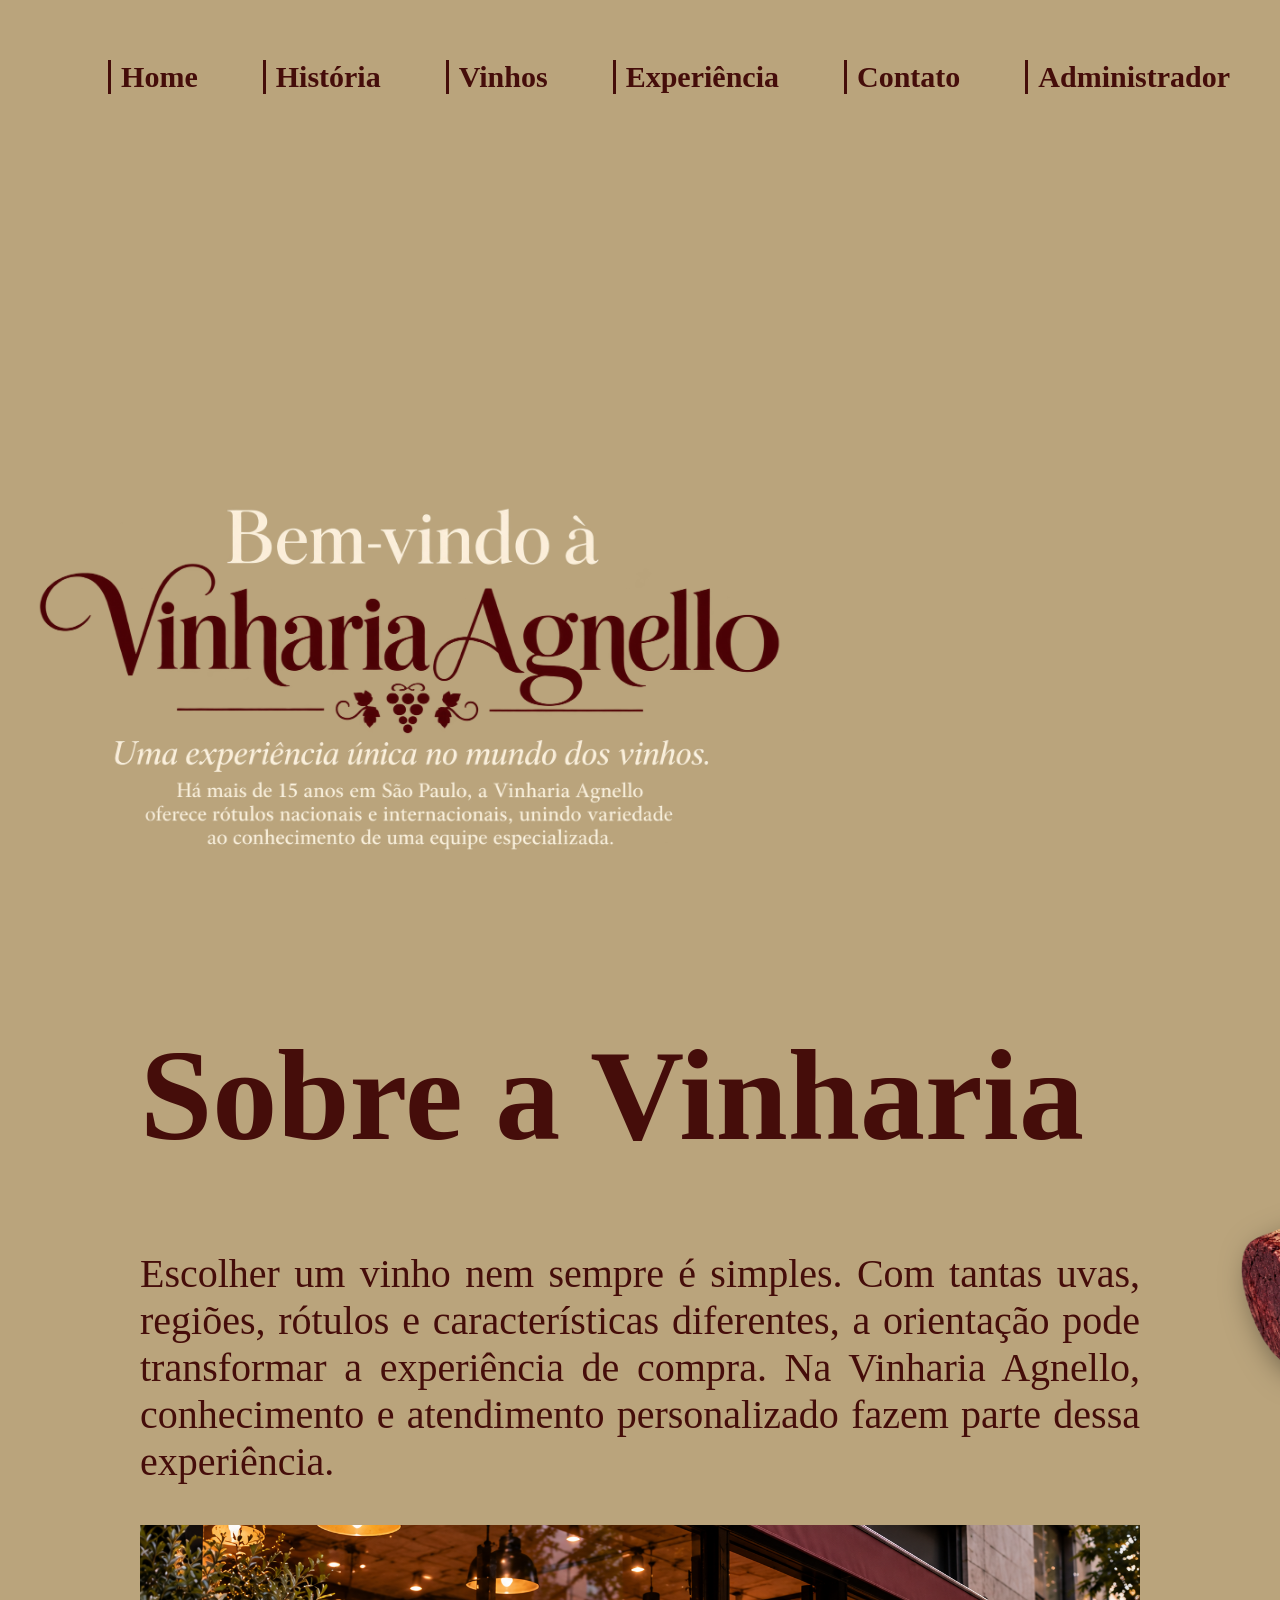
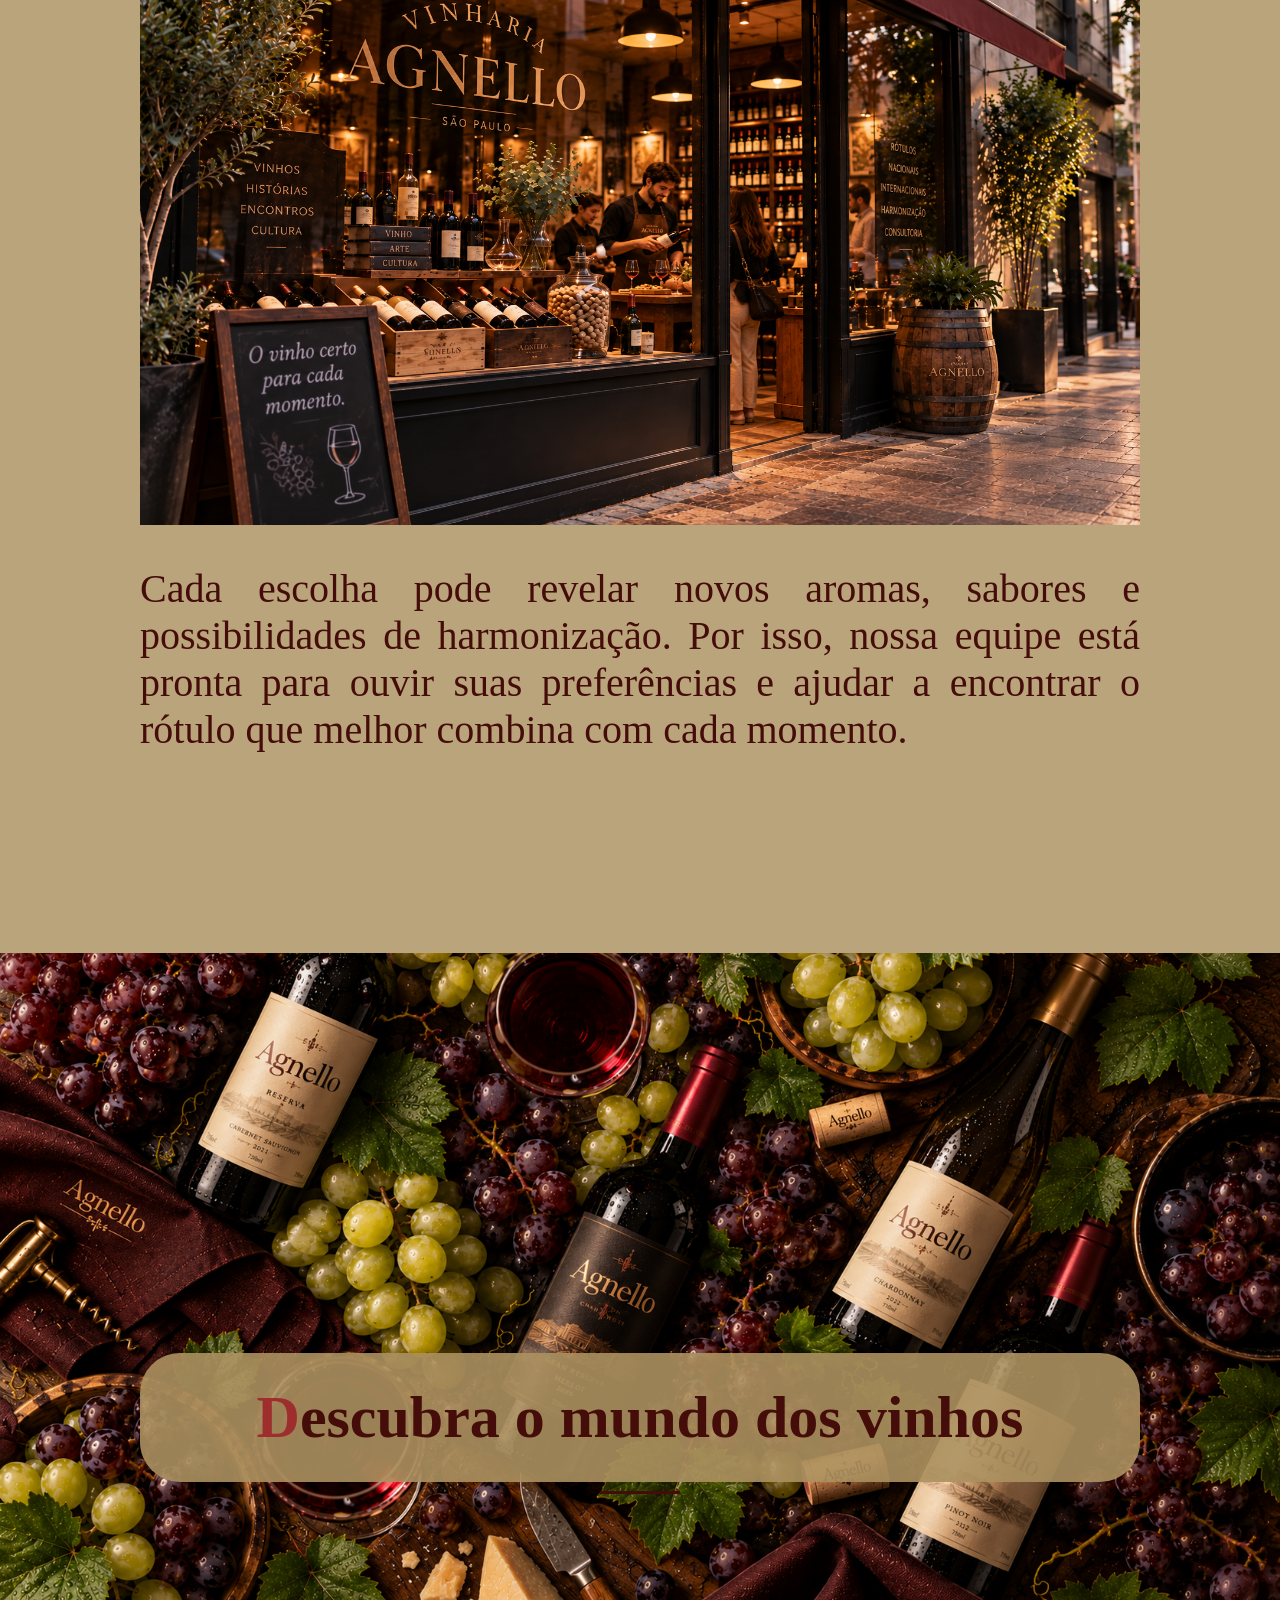
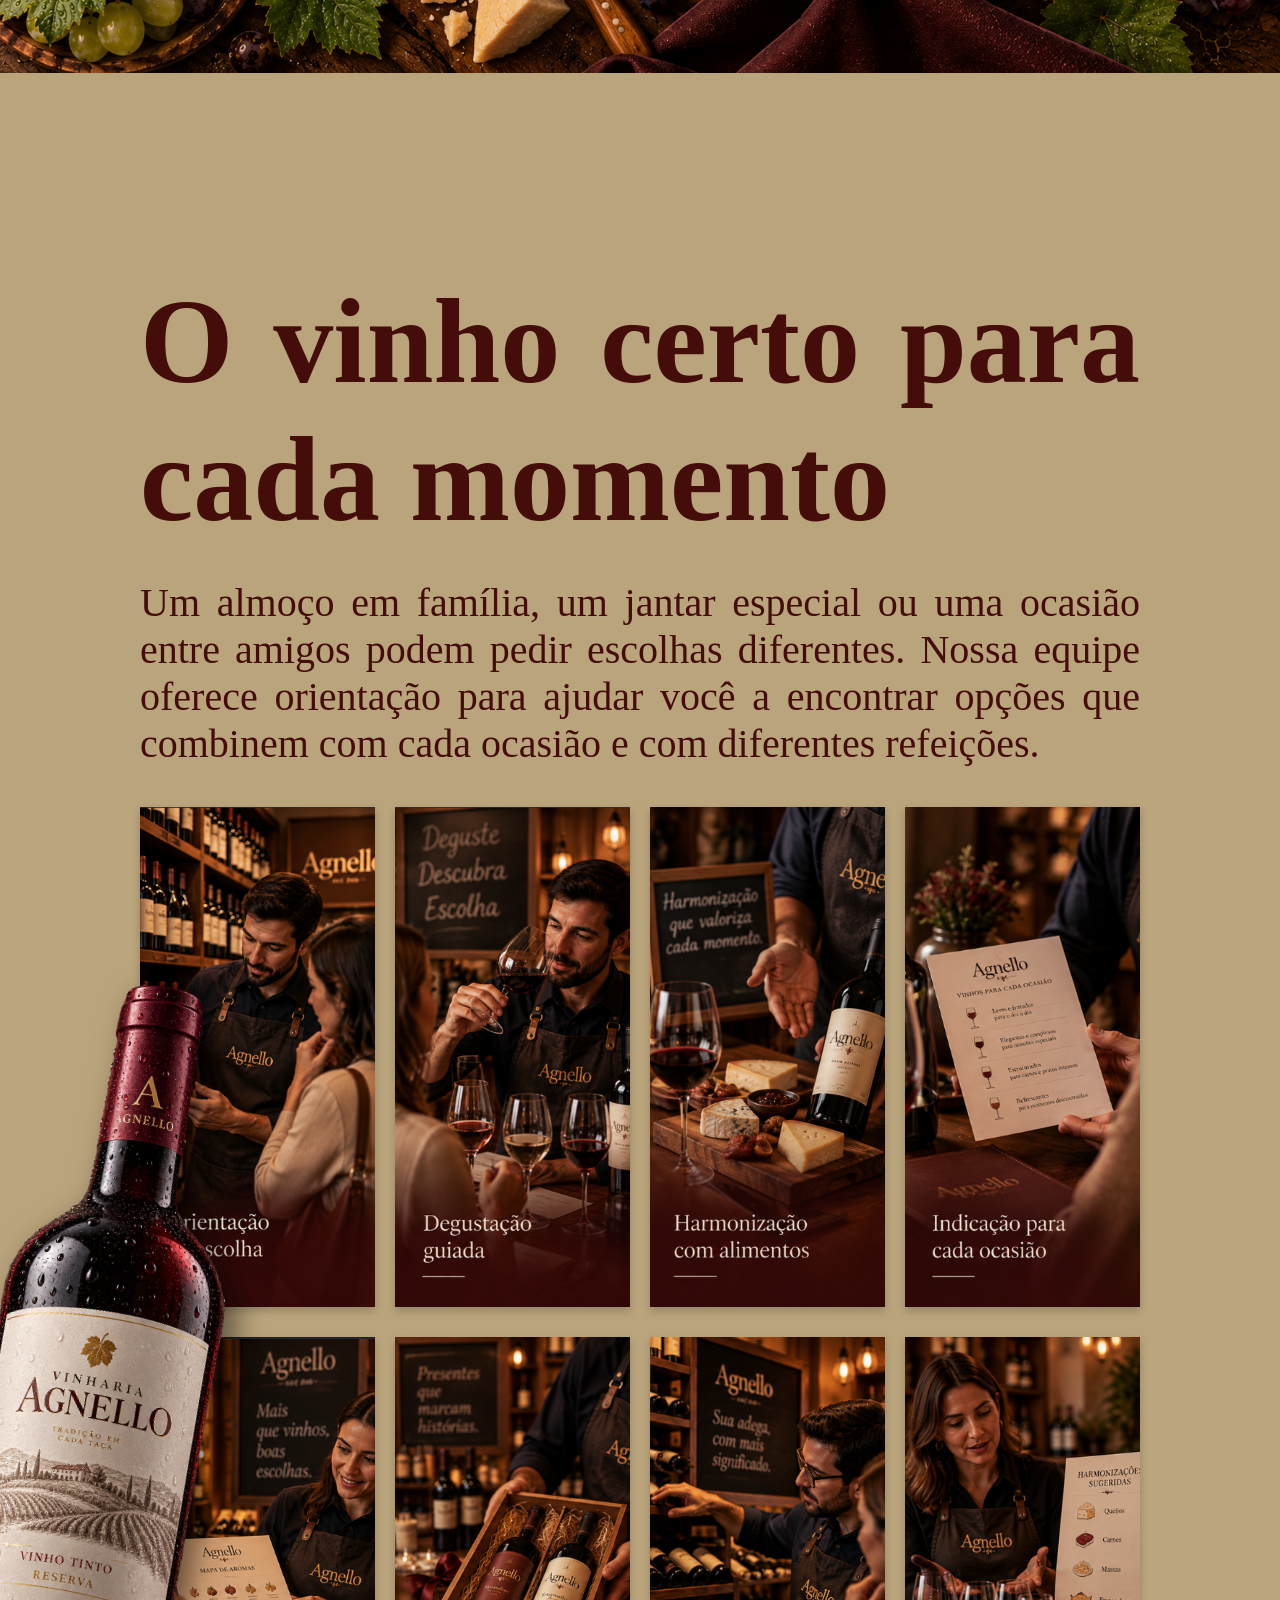
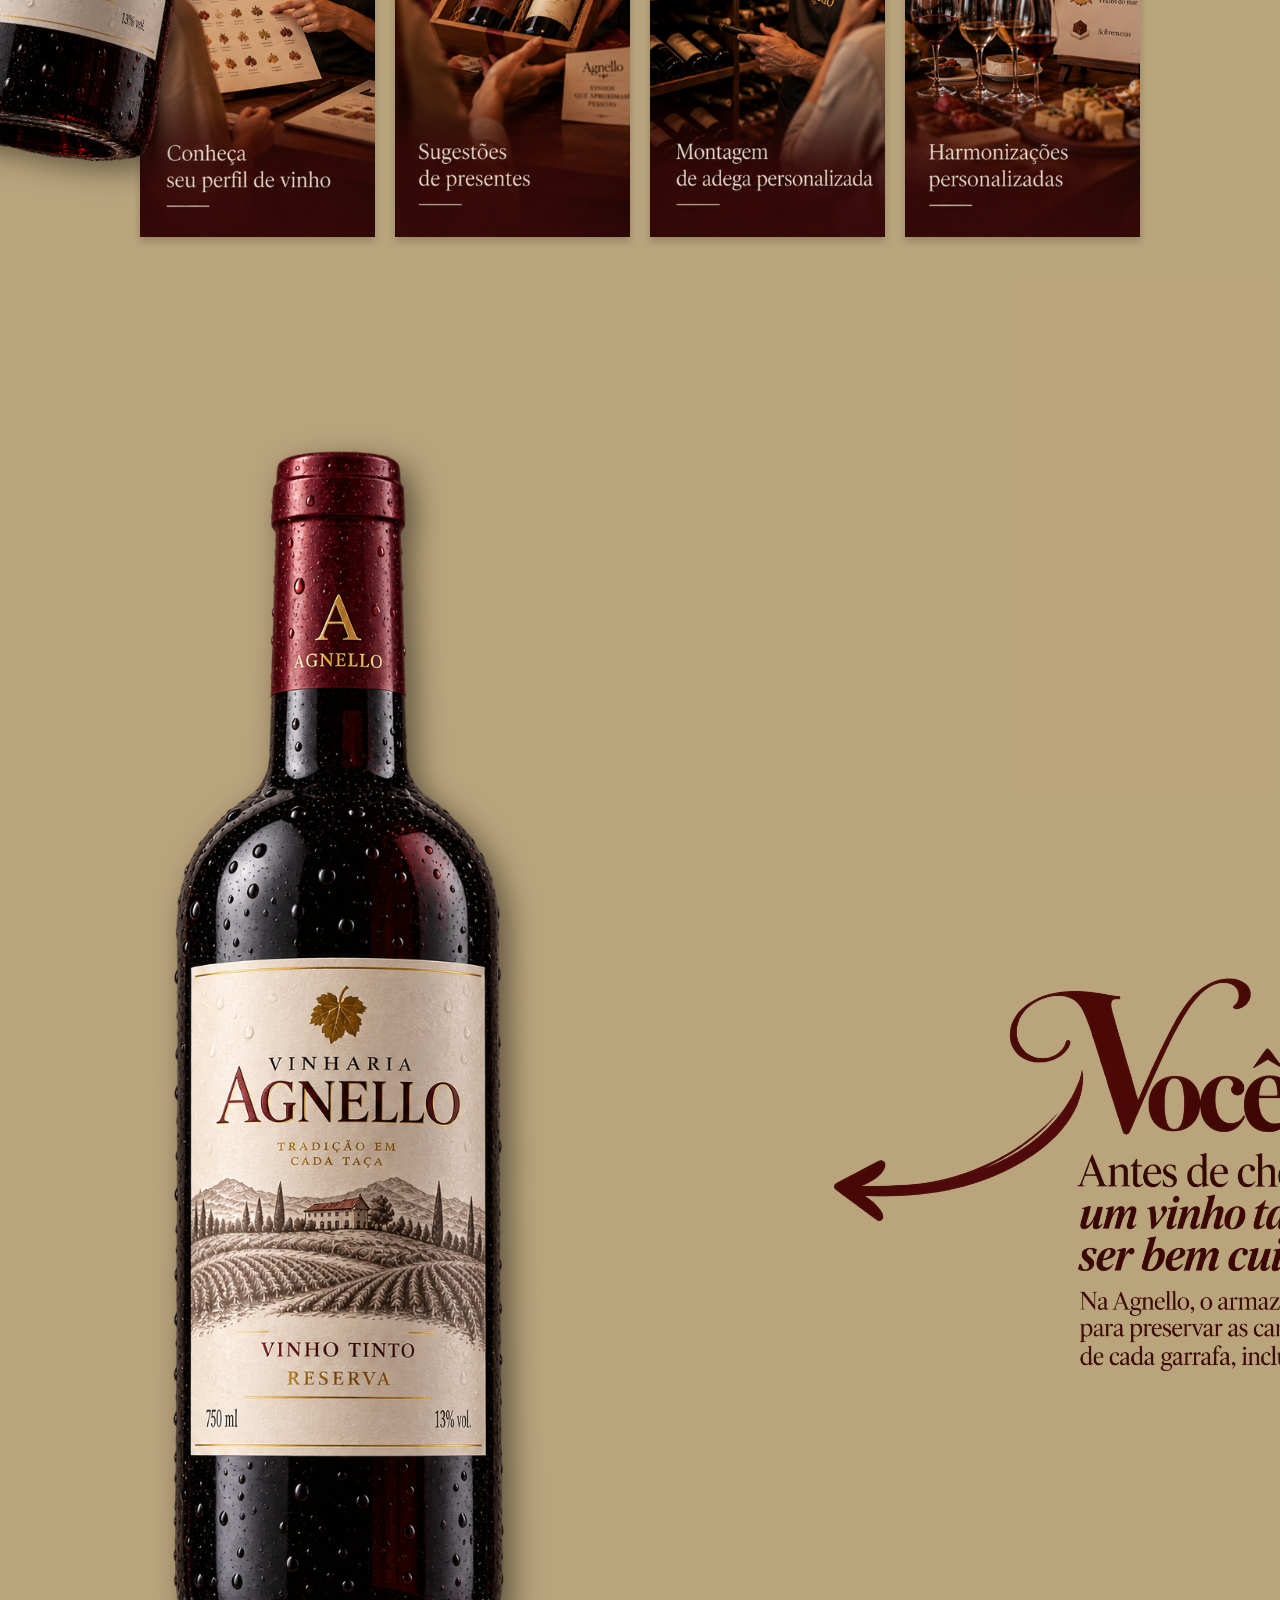
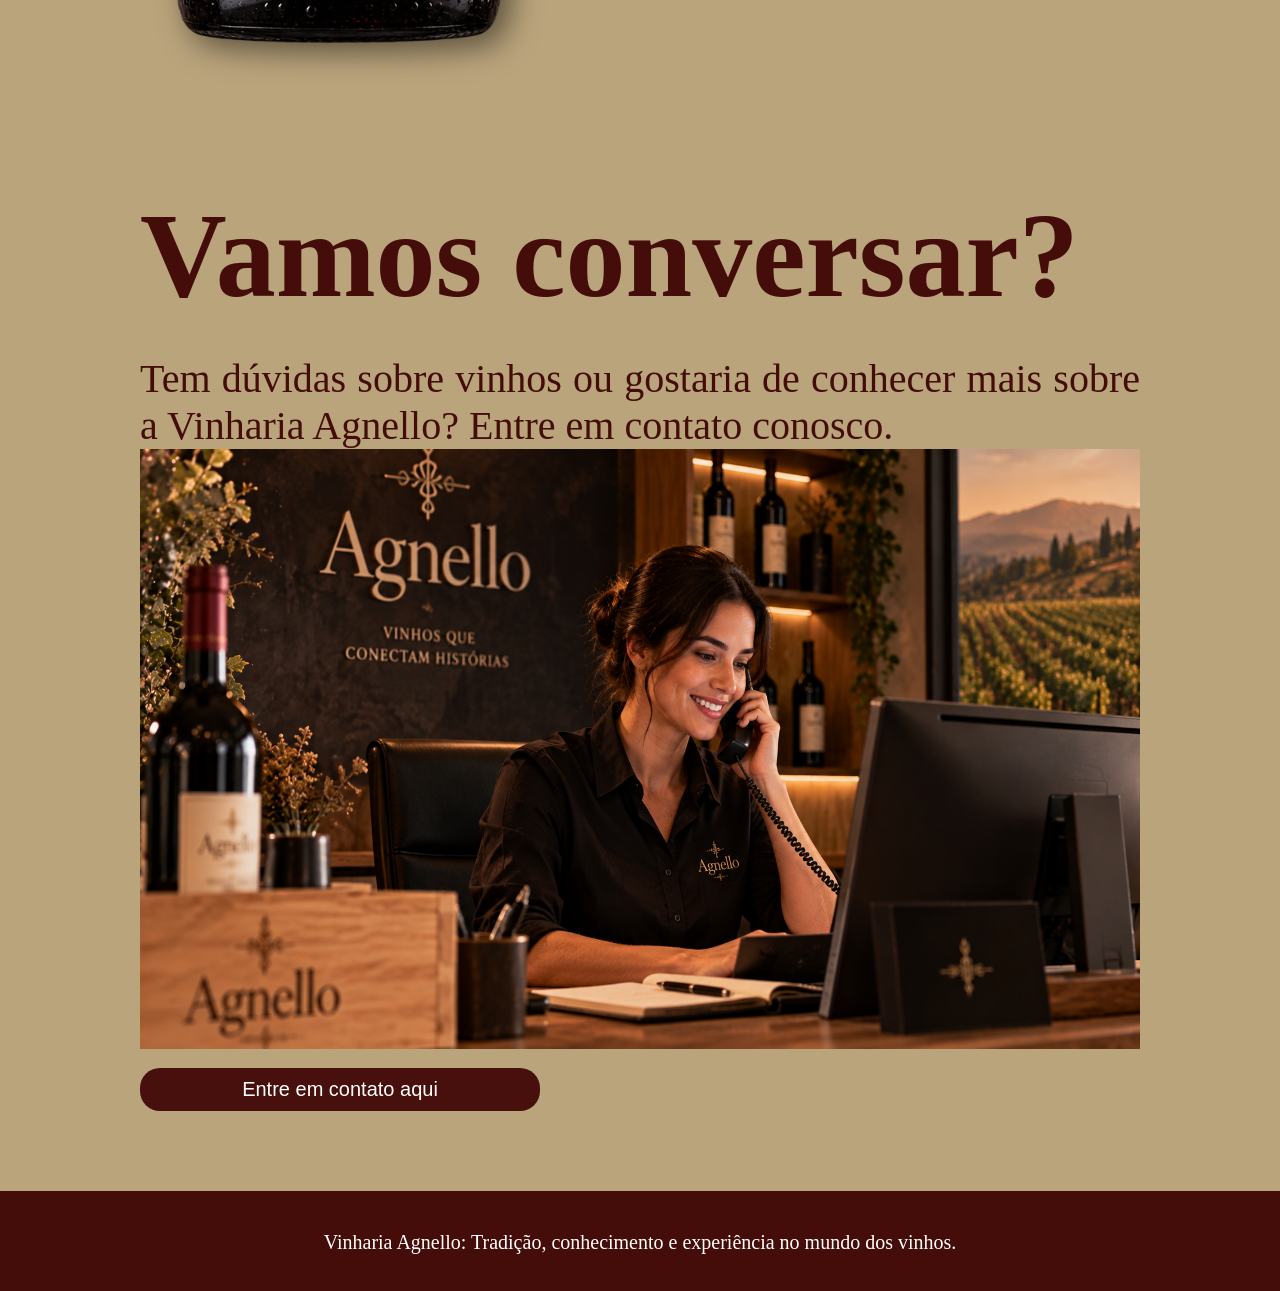
<file: index.html>
<!DOCTYPE html>
<html lang="pt-br">
<head>
    <meta charset="UTF-8">
    <meta name="viewport" content="width=device-width, initial-scale=1.0">
    <meta name="keywords" content="vinhos, adega, degustação, harmonização">
    <meta name="description" content="Conheça a Vinharia Agnello, uma adega especializada em vinhos e experiências de harmonização.">
    <title>Vinharia Agnello</title>
    <link rel="stylesheet" href="src/css/style.css">
    <link rel="stylesheet" href="src/css/efeitos.css">
    
</head>
<body>

   <header>
    <nav class="cabecalho">
        <ul>
            <li><a href="index.html"><b>Home</b></a></li>
            <li><a href="src/pages/historia.html"><b>História</b></a></li>
            <li><a href="src/pages/listavinhos.html"><b>Vinhos</b></a></li>
            <li><a href="src/pages/experiencia.html"><b>Experiência</b></a></li>
            <li><a href="src/pages/contato.html"><b>Contato</b></a></li>
            <li><a href="src/pages/admin.html"><b>Administrador</b></a></li>
        </ul>

        <video autoplay muted loop>
            <source src="src/assets/imgs/0918.mp4" type="video/mp4">
        </video>
    </nav>
</header>

    <main>
        

        <section class="titulo">
            <img src="src/assets/imgs/vinharia.png" alt="Vinho" width="500" height="300" id="fotovinharia">
            <!-- <h1 id="bemvindo">Bem-vindo à Vinharia Agnello</h1>
             <p>   Uma experiência única no mundo dos vinhos.<br>
                   Há mais de 15 anos em São Paulo, a Vinharia Agnello<br>
                   oferece rótulos nacionais e internacionais, unindo variedade <br>
                   ao conhecimento de uma equipe especializada.</p></h1> -->
        </section>


        <section class="sobreVinharia"> 
              <h1>Sobre a Vinharia</h1>
              <p> Escolher um vinho nem sempre é simples. Com tantas uvas, regiões, rótulos e características 
                  diferentes, a orientação pode transformar a experiência de compra. Na Vinharia Agnello, 
                  conhecimento e atendimento personalizado fazem parte dessa experiência.</p>
                  <img src="src/assets/imgs/agnellonovo.png" alt="Vinho" width="500" height="300" id="fotovinharia">
                  <p>Cada escolha pode revelar novos aromas, sabores e possibilidades de harmonização. 
                    Por isso, nossa equipe está pronta para ouvir suas preferências e ajudar a encontrar 
                    o rótulo que melhor combina com cada momento.</p>

                <!-- Decoracoes -->
                <img src="src/assets/imgs/uvas_1_sem_fundo.png" class="uva1" alt="">
                <img src="src/assets/imgs/uvas_2_sem_fundo.png" class="uva2" alt="">
               <img src="src/assets/imgs/rolha_sem_fundo.png" class="rolha" alt="">
        </section>

        <section class="descubraVinhos">
              <a href="src/pages/vinhos.html" target="_blank">
            <h1>Descubra o mundo dos vinhos</h1> 
            </a>

            
        </section>

       <section class="vinhocerto">

    <h1>O vinho certo para cada momento</h1>

    <p>
        Um almoço em família, um jantar especial ou uma ocasião entre amigos podem pedir escolhas diferentes.
        Nossa equipe oferece orientação para ajudar você a encontrar opções que combinem com cada ocasião
        e com diferentes refeições.
    </p>

      <!-- Decoracao -->
     <img src="src/assets/imgs/garrafa_sem_fundo.png" class="garrafa1" alt="">
     <img src="src/assets/imgs/garrafa_chardonnay_sem_fundo.png" class="garrafa2" alt="">
     <img src="src/assets/imgs/rolha_2_sem_fundo (1).png" class="rolha2" alt="">
     <img src="src/assets/imgs/avental.png" class="avental" alt="">

<div class="galeria-vinhos">

    <a href="src/pages/experiencia.html">
        <img src="src/assets/imgs/degustacao1.png"
             alt="Orientação na escolha">
    </a>

    <a href="src/pages/experiencia.html#degustacao">
        <img src="src/assets/imgs/degustacao2.png"
             alt="Degustação">
    </a>

    <a href="src/pages/experiencia.html#harmonizacao">
        <img src="src/assets/imgs/degustacao3.png"
             alt="Harmonização com alimentos">
    </a>

    <a href="src/pages/experiencia.html#ocasiao">
        <img src="src/assets/imgs/degustacao4.png"
             alt="Indicação para cada ocasião">
    </a>

    <a href="src/pages/experiencia.html#perfil">
        <img src="src/assets/imgs/degustacao5.png"
             alt="Perfil de vinho">
    </a>

    <a href="src/pages/experiencia.html#presentes">
        <img src="src/assets/imgs/degustacao6.png"
             alt="Sugestões de presentes">
    </a>

    <a href="src/pages/experiencia.html#adega">
        <img src="src/assets/imgs/degustacao7.png"
             alt="Adega personalizada">
    </a>

    <a href="src/pages/experiencia.html#harmonizacao-personalizada">
        <img src="src/assets/imgs/degustacao8.png"
             alt="Harmonização personalizada">
    </a>

</div>

     </div>
         <div class="garrafaVermelha">
        <img src="src/assets/imgs/GARRAFAVERMELHA.png" alt="">
     </div>

      </div>
         <div class="voceSabia">
        <img src="src/assets/imgs/vocesabia.png" alt="">
     </div>



</section>

        <section class="contato">
           <h1>Vamos conversar?</h1>
           <p>Tem dúvidas sobre vinhos ou gostaria de conhecer mais sobre a Vinharia Agnello? Entre em contato conosco.</p>
           <img src="src/assets/imgs/telefone.png" alt="Vinho" width="500" height="300" id="fotovinharia">
           <button id="botao-contato"><a href="src/pages/contato.html">Entre em contato aqui</a></button>

        </section>

    </main>

    <footer>
            <p>Vinharia Agnello: Tradição, conhecimento e experiência no mundo dos vinhos.</p>
    </footer>

</body>
</html>
</file>
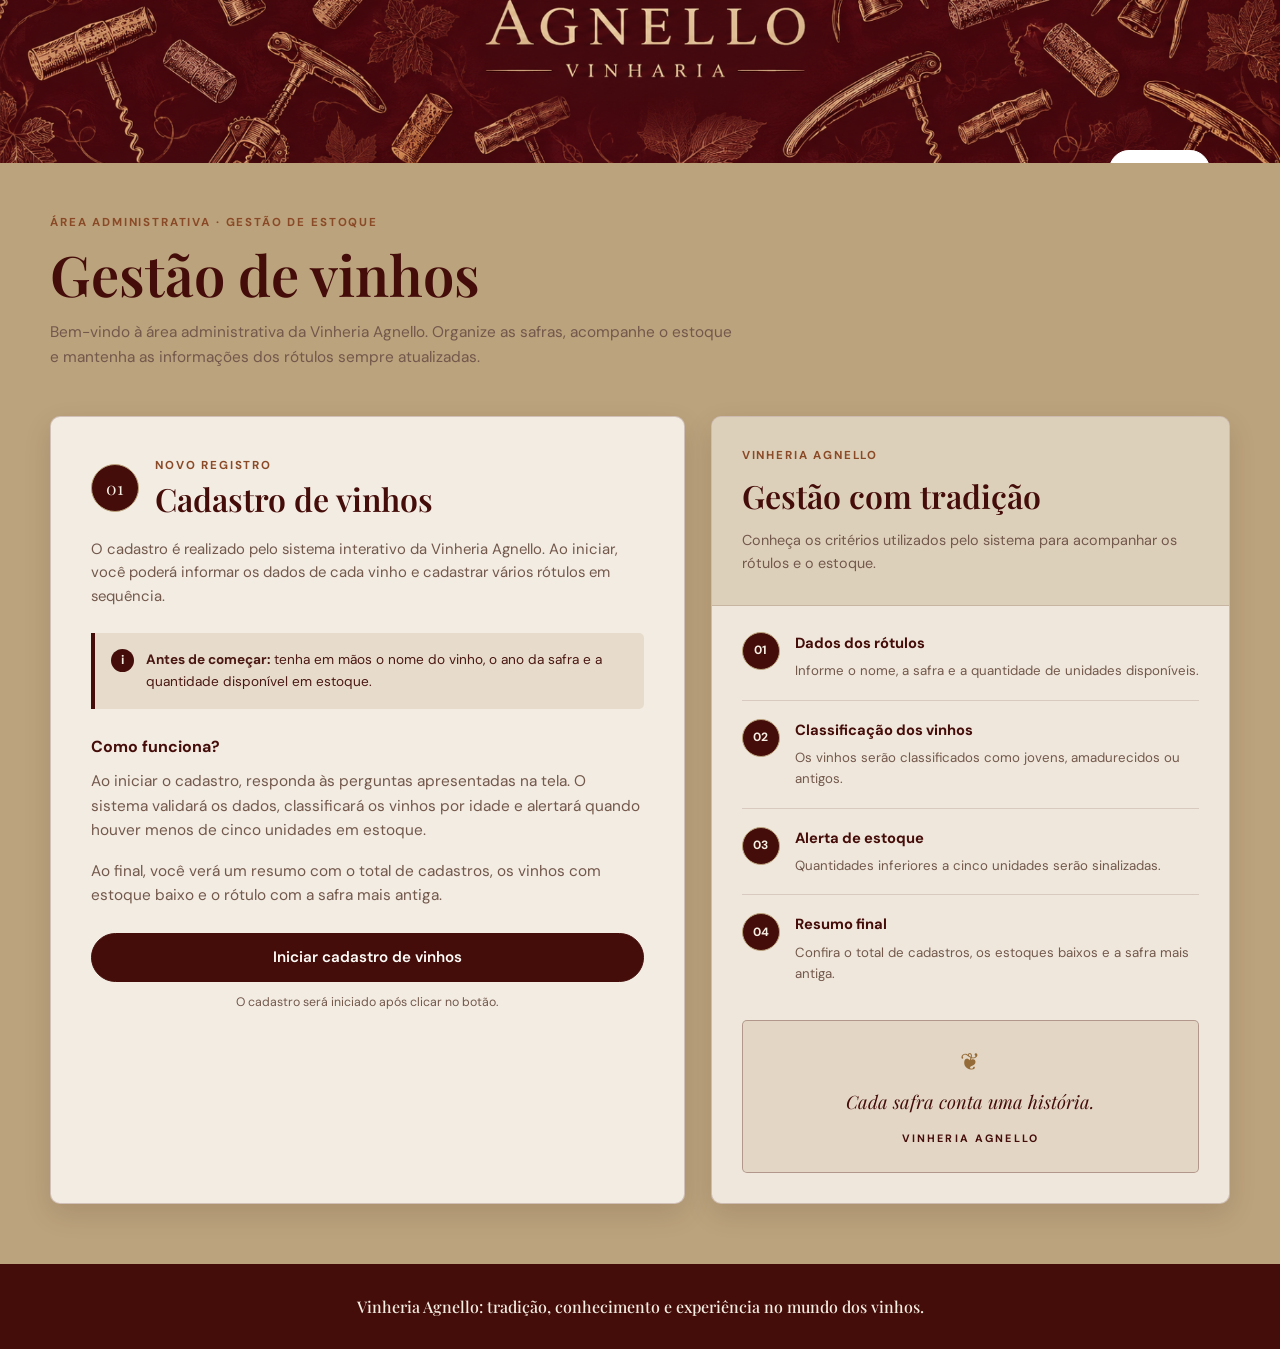
<file: src/pages/admin.html>
<!DOCTYPE html>
<html lang="pt-BR">
<head>
    <meta charset="UTF-8">
    <meta name="viewport" content="width=device-width, initial-scale=1.0">
    <meta name="description" content="Área administrativa da Vinheria Agnello.">
    <title>Administração | Vinheria Agnello</title>
    <link rel="stylesheet" href="../css/admin.css">
</head>
<body>

    <!-- CABEÇALHO COM A IMAGEM ORIGINAL -->

<header class="site-header">
    <a href="../../index.html" class="back-button">← Voltar</a>

    <img
        src="../assets/imgs/admin.png"
        alt="Vinheria Agnello — padronagem de abridores de vinho"
        class="header-image"
    >
</header>



    <!-- CONTEÚDO PRINCIPAL -->
    <main>
        <section class="page-intro">
            <p class="eyebrow">Área administrativa · Gestão de estoque</p>

            <h1>Gestão de vinhos</h1>

            <p class="intro-text">
                Bem-vindo à área administrativa da Vinheria Agnello.
                Organize as safras, acompanhe o estoque e mantenha
                as informações dos rótulos sempre atualizadas.
            </p>
        </section>

        <section class="admin-layout">

            <!-- INSTRUÇÕES DE CADASTRO -->
            <div class="form-panel">
                <div class="section-heading">
                    <span class="section-number">01</span>

                    <div>
                        <p class="eyebrow">Novo registro</p>
                        <h2>Cadastro de vinhos</h2>
                    </div>
                </div>

                <p class="panel-description">
                    O cadastro é realizado pelo sistema interativo
                    da Vinheria Agnello. Ao iniciar, você poderá
                    informar os dados de cada vinho e cadastrar
                    vários rótulos em sequência.
                </p>

                <div class="notice">
                    <span class="notice-icon" aria-hidden="true">i</span>

                    <p>
                        <strong>Antes de começar:</strong>
                        tenha em mãos o nome do vinho, o ano da safra
                        e a quantidade disponível em estoque.
                    </p>
                </div>

                <h3>Como funciona?</h3>

                <p class="intro-text">
                    Ao iniciar o cadastro, responda às perguntas
                    apresentadas na tela. O sistema validará os dados,
                    classificará os vinhos por idade e alertará
                    quando houver menos de cinco unidades em estoque.
                </p>

                <p class="intro-text">
                    Ao final, você verá um resumo com o total de
                    cadastros, os vinhos com estoque baixo e o rótulo
                    com a safra mais antiga.
                </p>

                <button
                    type="button"
                    class="primary-button"
                    id="iniciarCadastro"
                >
                    Iniciar cadastro de vinhos
                </button>

                <p class="button-caption">
                    O cadastro será iniciado após clicar no botão.
                </p>
            </div>

            <!-- PAINEL INFORMATIVO -->
            <aside class="info-panel">
                <div class="info-top">
                    <p class="eyebrow">Vinheria Agnello</p>

                    <h2>Gestão com tradição</h2>

                    <p>
                        Conheça os critérios utilizados pelo sistema
                        para acompanhar os rótulos e o estoque.
                    </p>
                </div>

                <div class="rule-list">

                    <div class="rule-item">
                        <span class="rule-icon" aria-hidden="true">01</span>

                        <div>
                            <h3>Dados dos rótulos</h3>
                            <p>
                                Informe o nome, a safra e a quantidade
                                de unidades disponíveis.
                            </p>
                        </div>
                    </div>

                    <div class="rule-item">
                        <span class="rule-icon" aria-hidden="true">02</span>

                        <div>
                            <h3>Classificação dos vinhos</h3>
                            <p>
                                Os vinhos serão classificados como
                                jovens, amadurecidos ou antigos.
                            </p>
                        </div>
                    </div>

                    <div class="rule-item">
                        <span class="rule-icon" aria-hidden="true">03</span>

                        <div>
                            <h3>Alerta de estoque</h3>
                            <p>
                                Quantidades inferiores a cinco
                                unidades serão sinalizadas.
                            </p>
                        </div>
                    </div>

                    <div class="rule-item">
                        <span class="rule-icon" aria-hidden="true">04</span>

                        <div>
                            <h3>Resumo final</h3>
                            <p>
                                Confira o total de cadastros, os
                                estoques baixos e a safra mais antiga.
                            </p>
                        </div>
                    </div>

                </div>

                <div class="vintage-note">
                    <span class="grape-mark" aria-hidden="true">❦</span>

                    <p>Cada safra conta uma história.</p>

                    <span>VINHERIA AGNELLO</span>
                </div>
            </aside>

        </section>
    </main>

    <!-- RODAPÉ -->
    <footer class="site-footer">
        <p>
            Vinheria Agnello: tradição, conhecimento e experiência
            no mundo dos vinhos.
        </p>
    </footer>

    <!-- JAVASCRIPT -->
    <script src="../js/admin.js"></script>

</body>
</html>
</file>
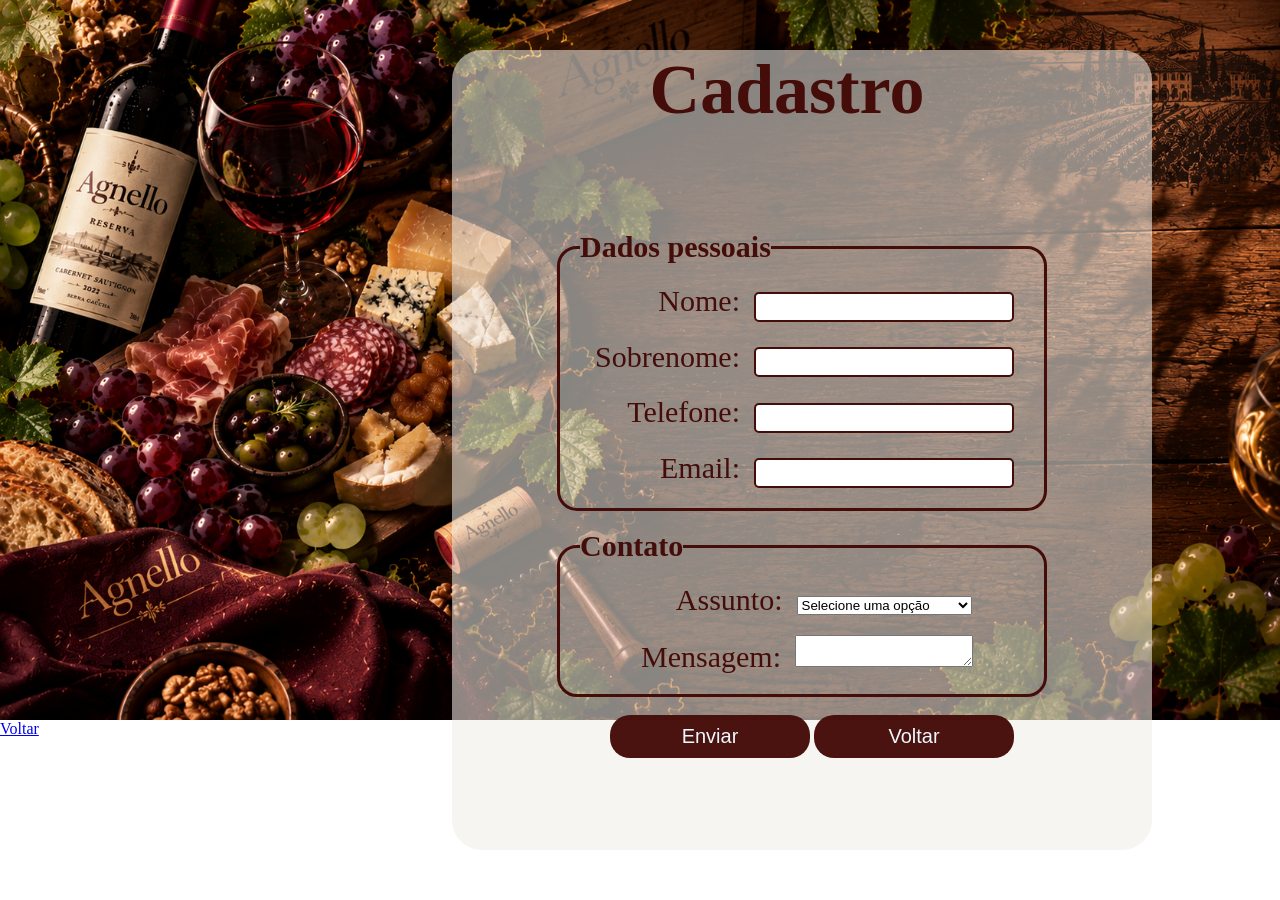
<file: src/pages/contato.html>
<!doctype html>
<html lang="pt-br">
  <head>
    <meta charset="UTF-8" />
    <meta name="viewport" content="width=device-width, initial-scale=1.0" />
    <title>Contato</title>
    <link rel="stylesheet" href="../css/contato.css" />
  </head>
  <body>
    <section class="fundoContato">
      <img src="../assets/imgs/fundoContato.png" alt="" />

      <div class="campoCadastro">
        <h1>Cadastro</h1>

        <fieldset>
          <legend>Dados pessoais</legend>

          <label for="nome">Nome:</label>
          <input type="text" id="nome" />

          <br /><br />

          <label for="sobrenome">Sobrenome:</label>
          <input type="text" id="sobrenome" />

          <br /><br />

          <label for="telefone">Telefone:</label>
          <input type="number" id="telefone" />

          <br /><br />

          <label for="email">Email:</label>
          <input type="email" id="email" />
        </fieldset>

        <br />

        <fieldset>
          <legend>Contato</legend>

          <label for="assunto">Assunto:</label>

          <select name="assunto" id="assunto">
            <option value="">Selecione uma opção</option>
            <option value="Vinhos">Informações sobre vinhos</option>
            <option value="Harmonização">Harmonização</option>
            <option value="Pedidos">Pedidos</option>
            <option value="Outros">Outros</option>
          </select>

          <br /><br />

          <label for="mensagem">Mensagem:</label>
          <textarea id="mensagem"></textarea>
        </fieldset>

        <br />

        <button class="botaoEnviar">Enviar</button>
        <a href="../../index.html">
          <button class="botaoVoltar">Voltar</button>
        </a>
      </div>
    </section>

    <footer class="rodapeVoltar">
      <a href="../../index.html">Voltar</a>
    </footer>
  </body>
</html>
</file>
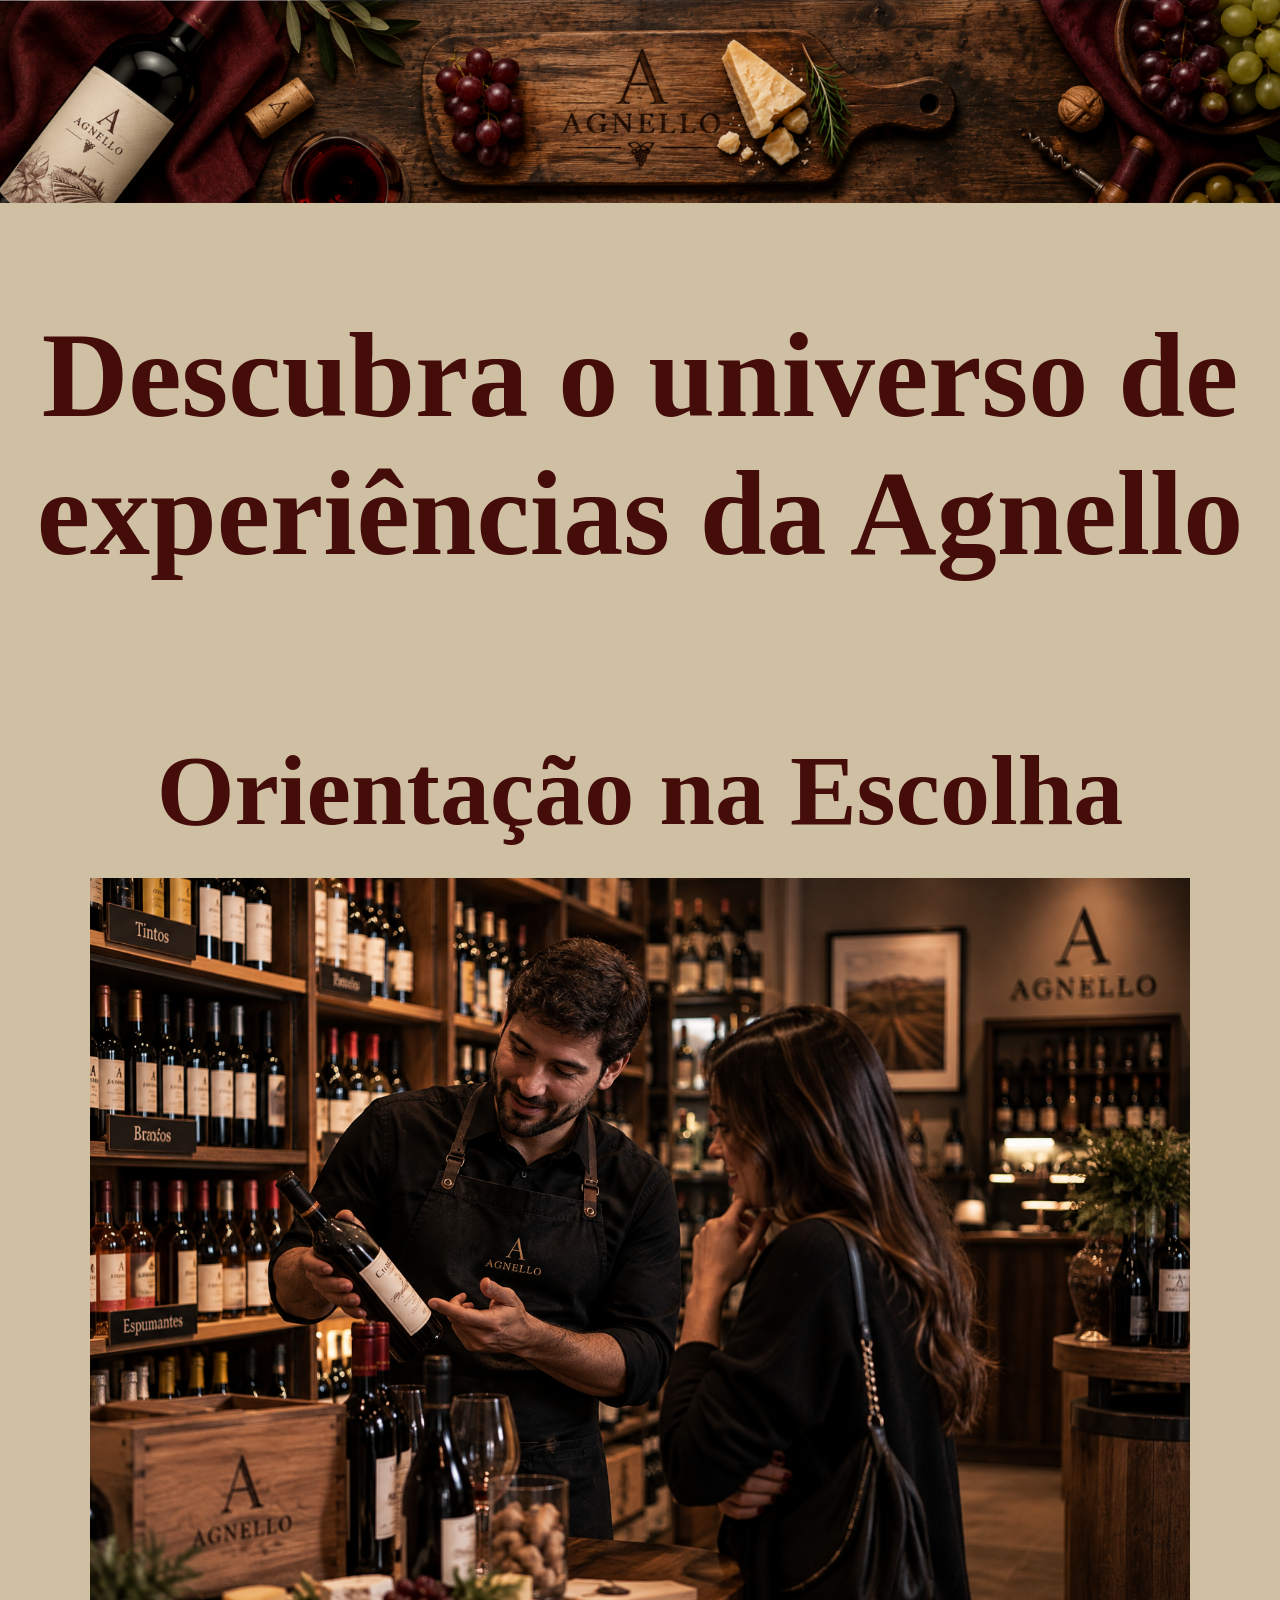
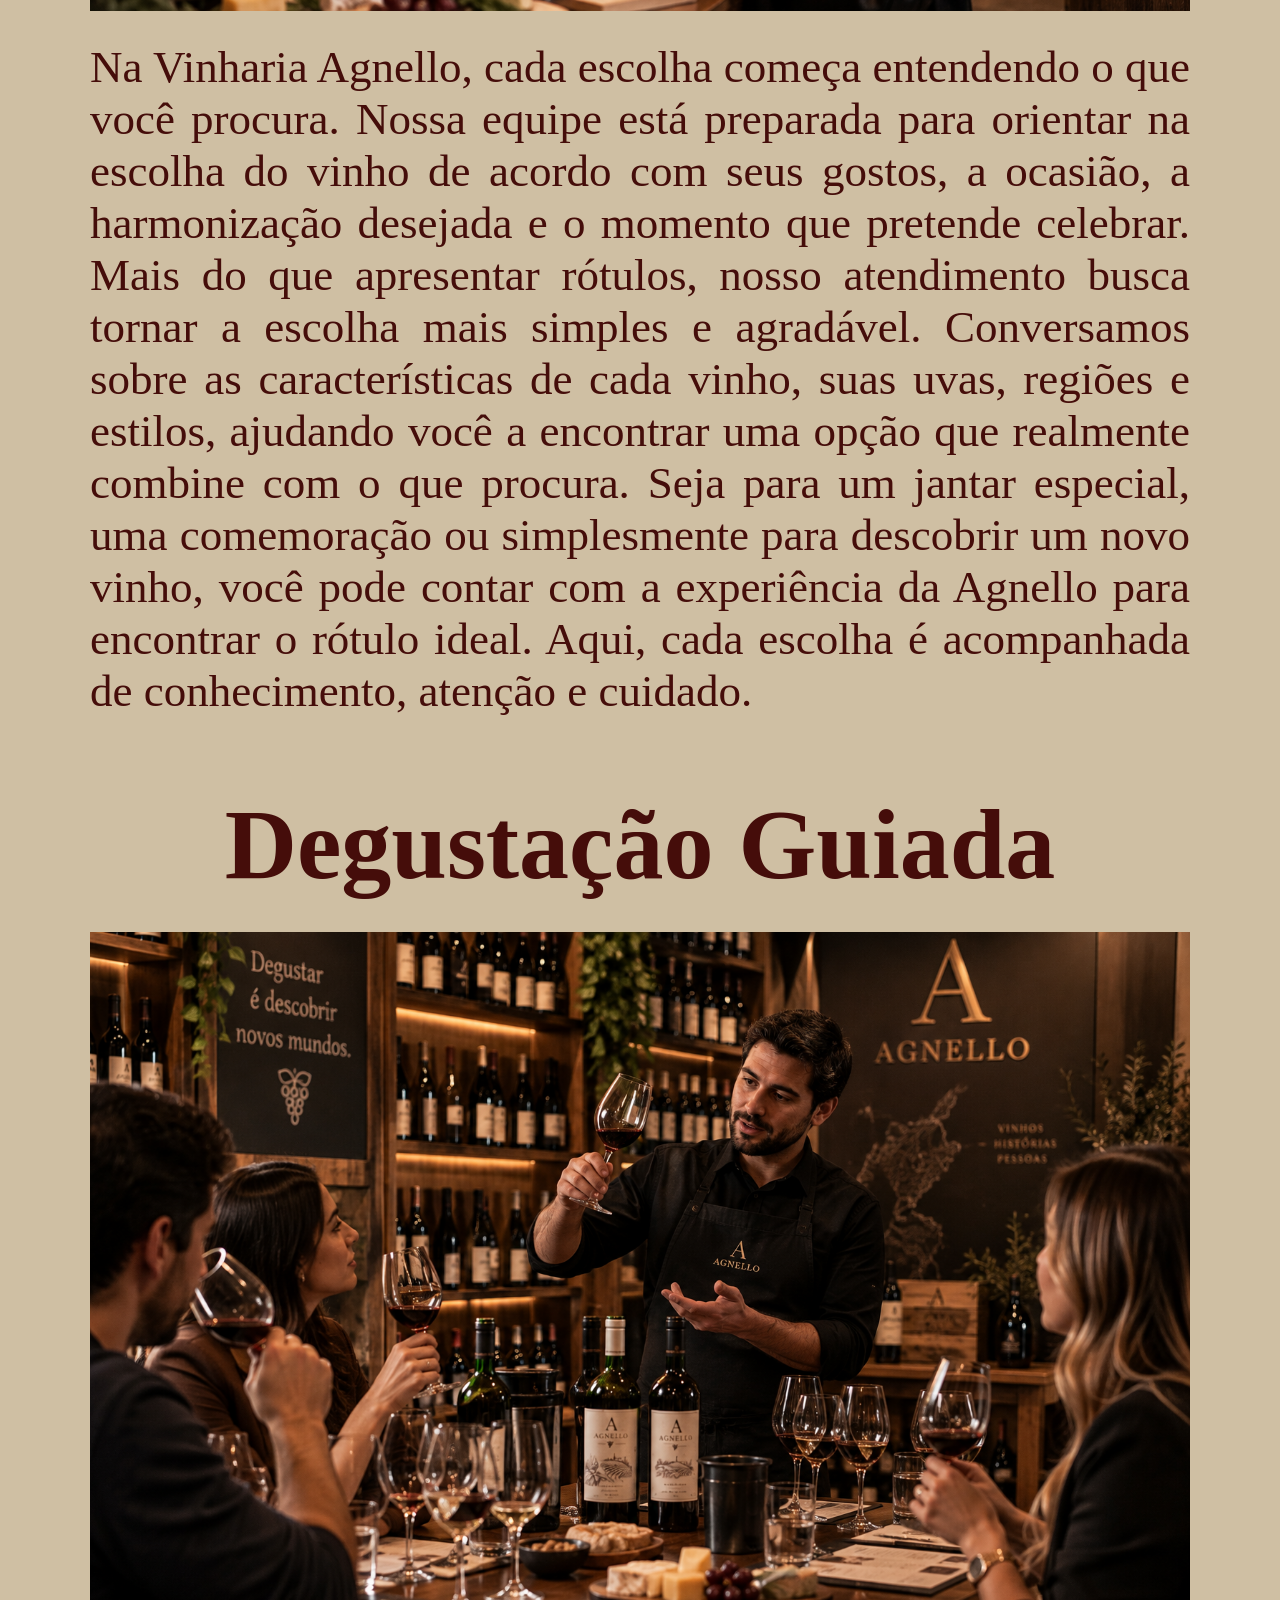
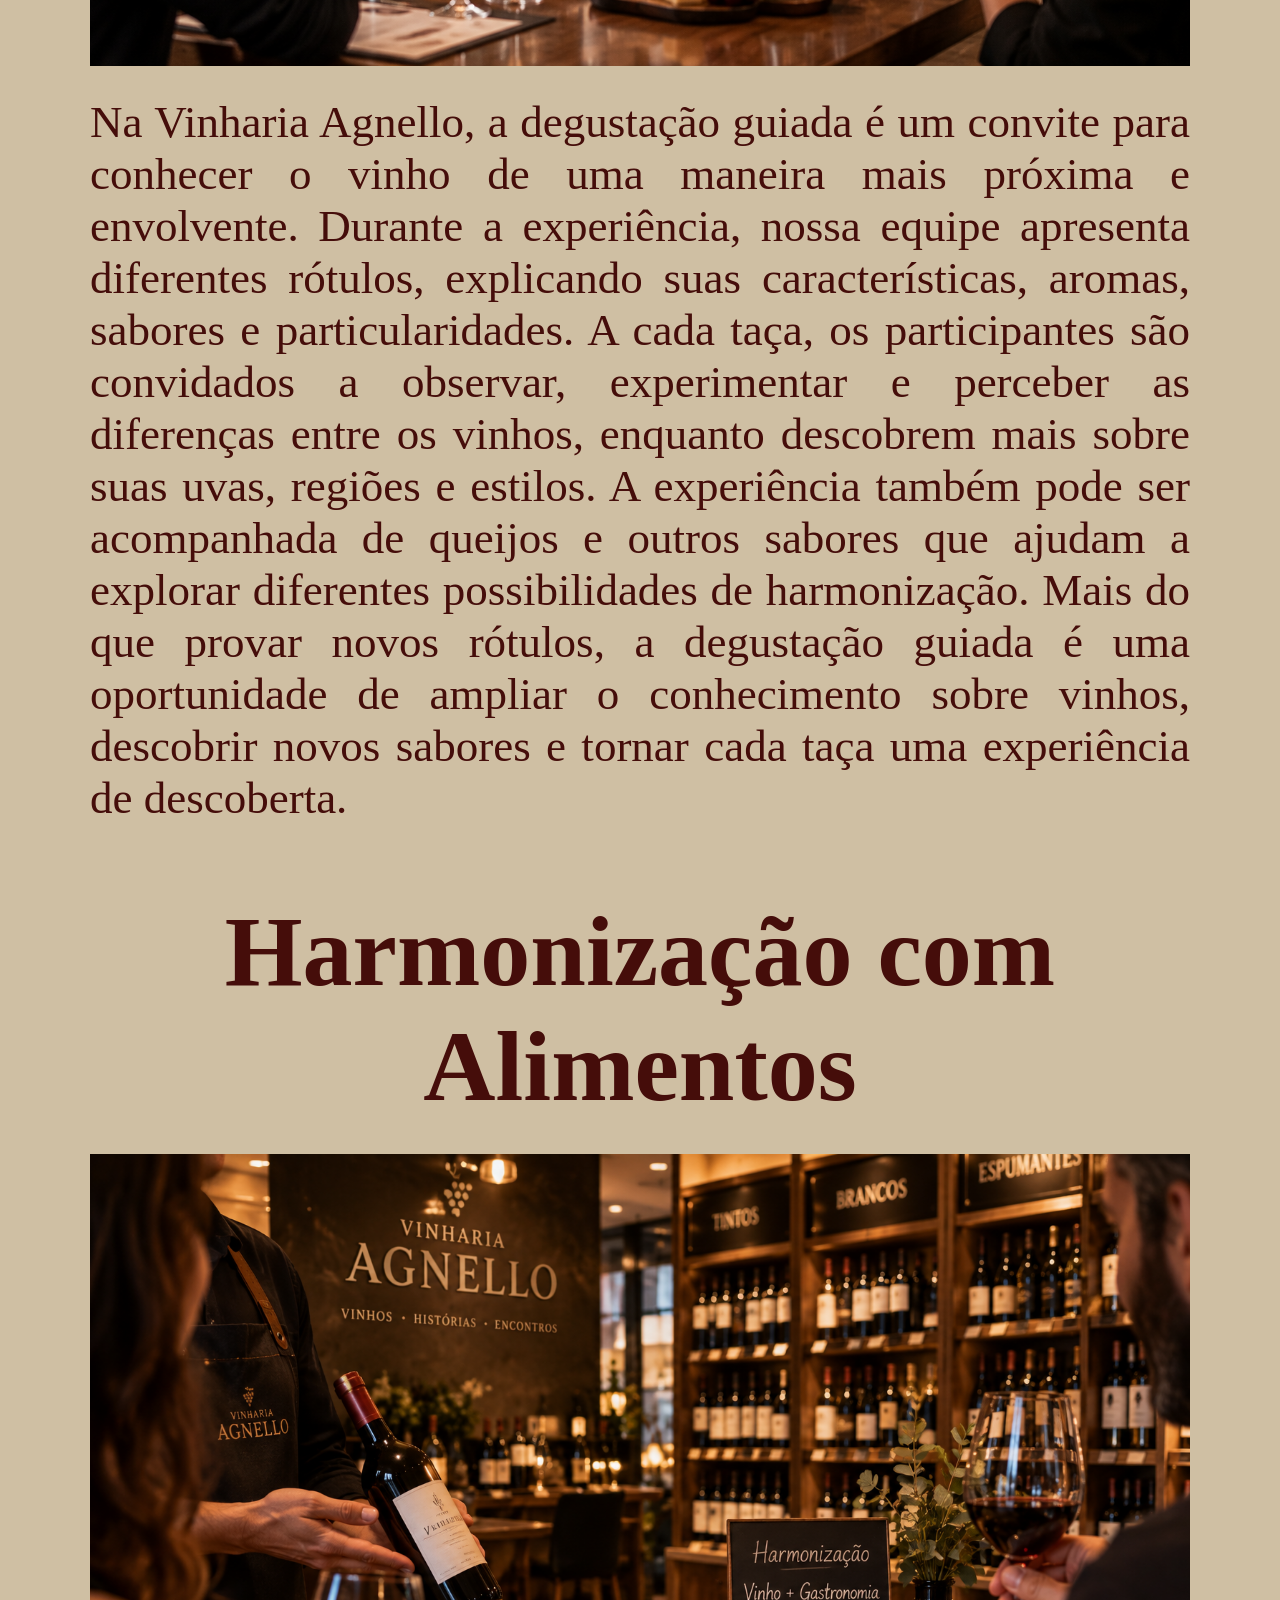
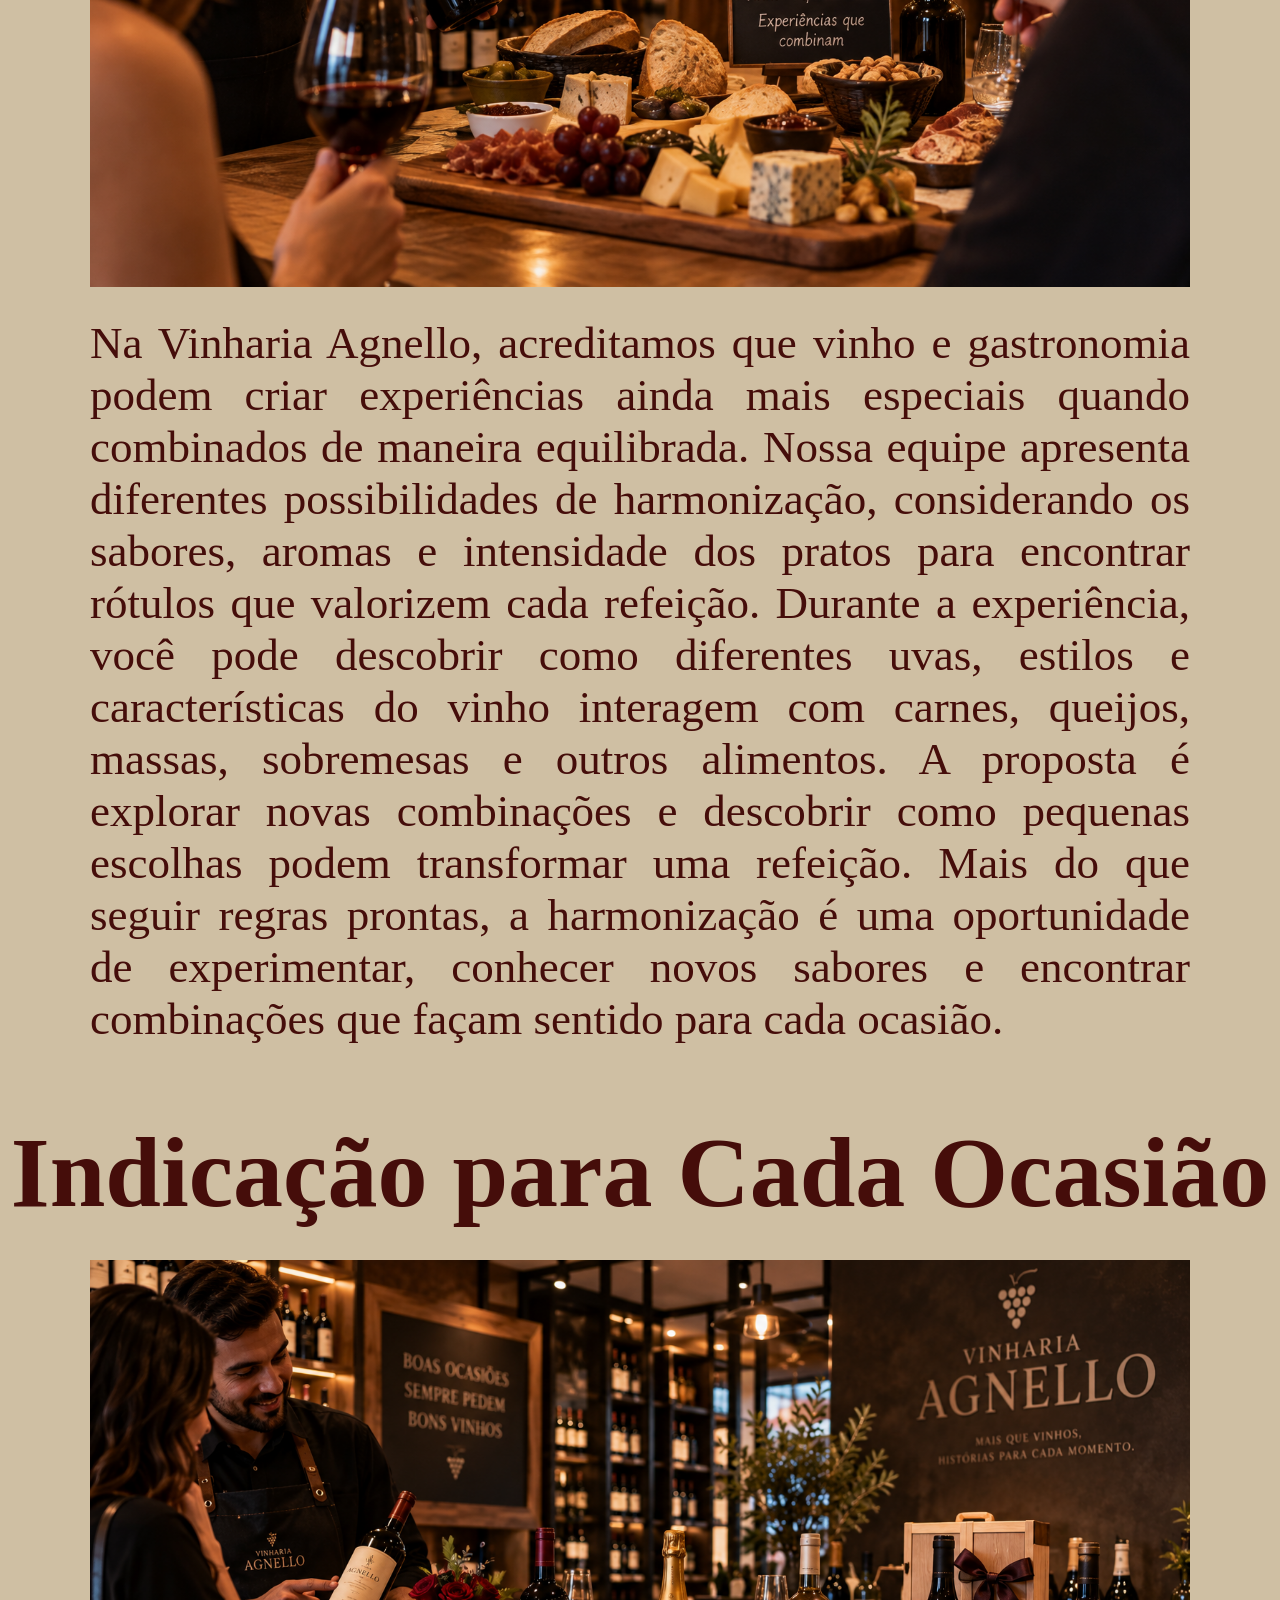
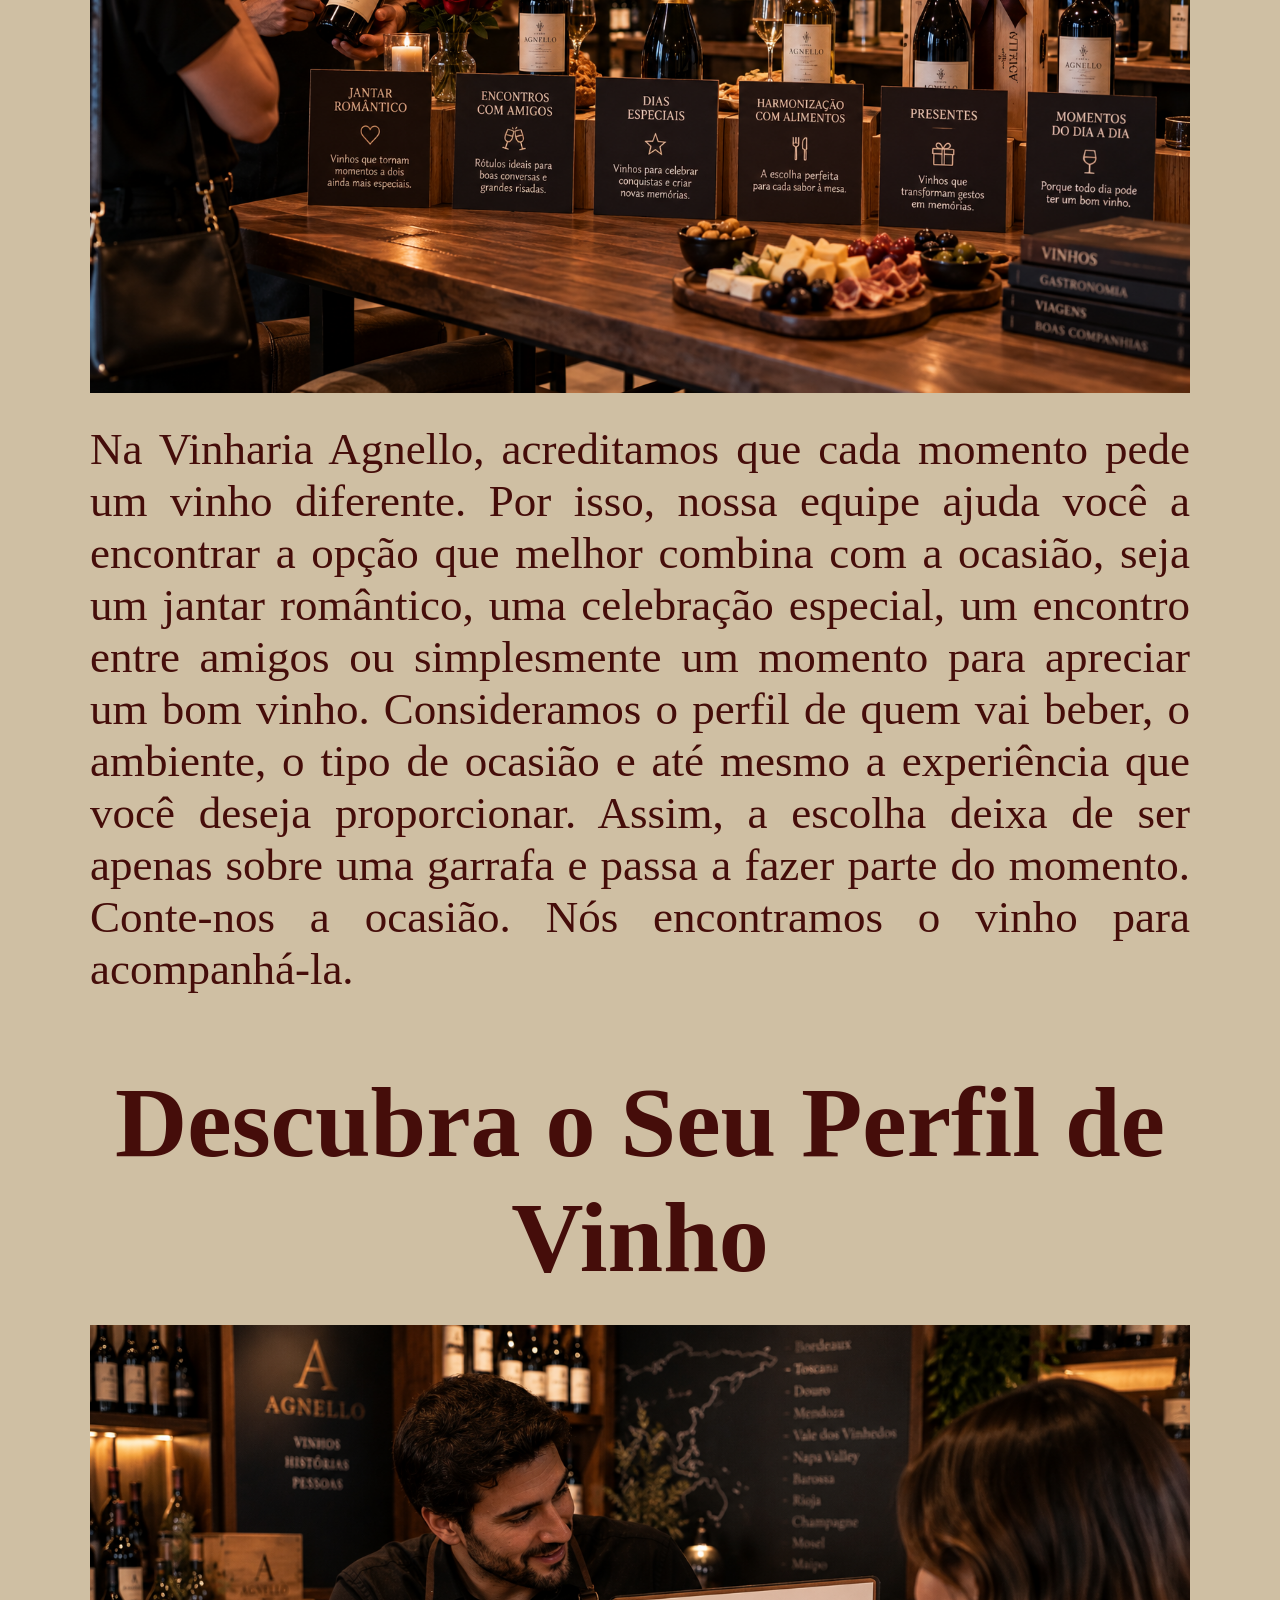
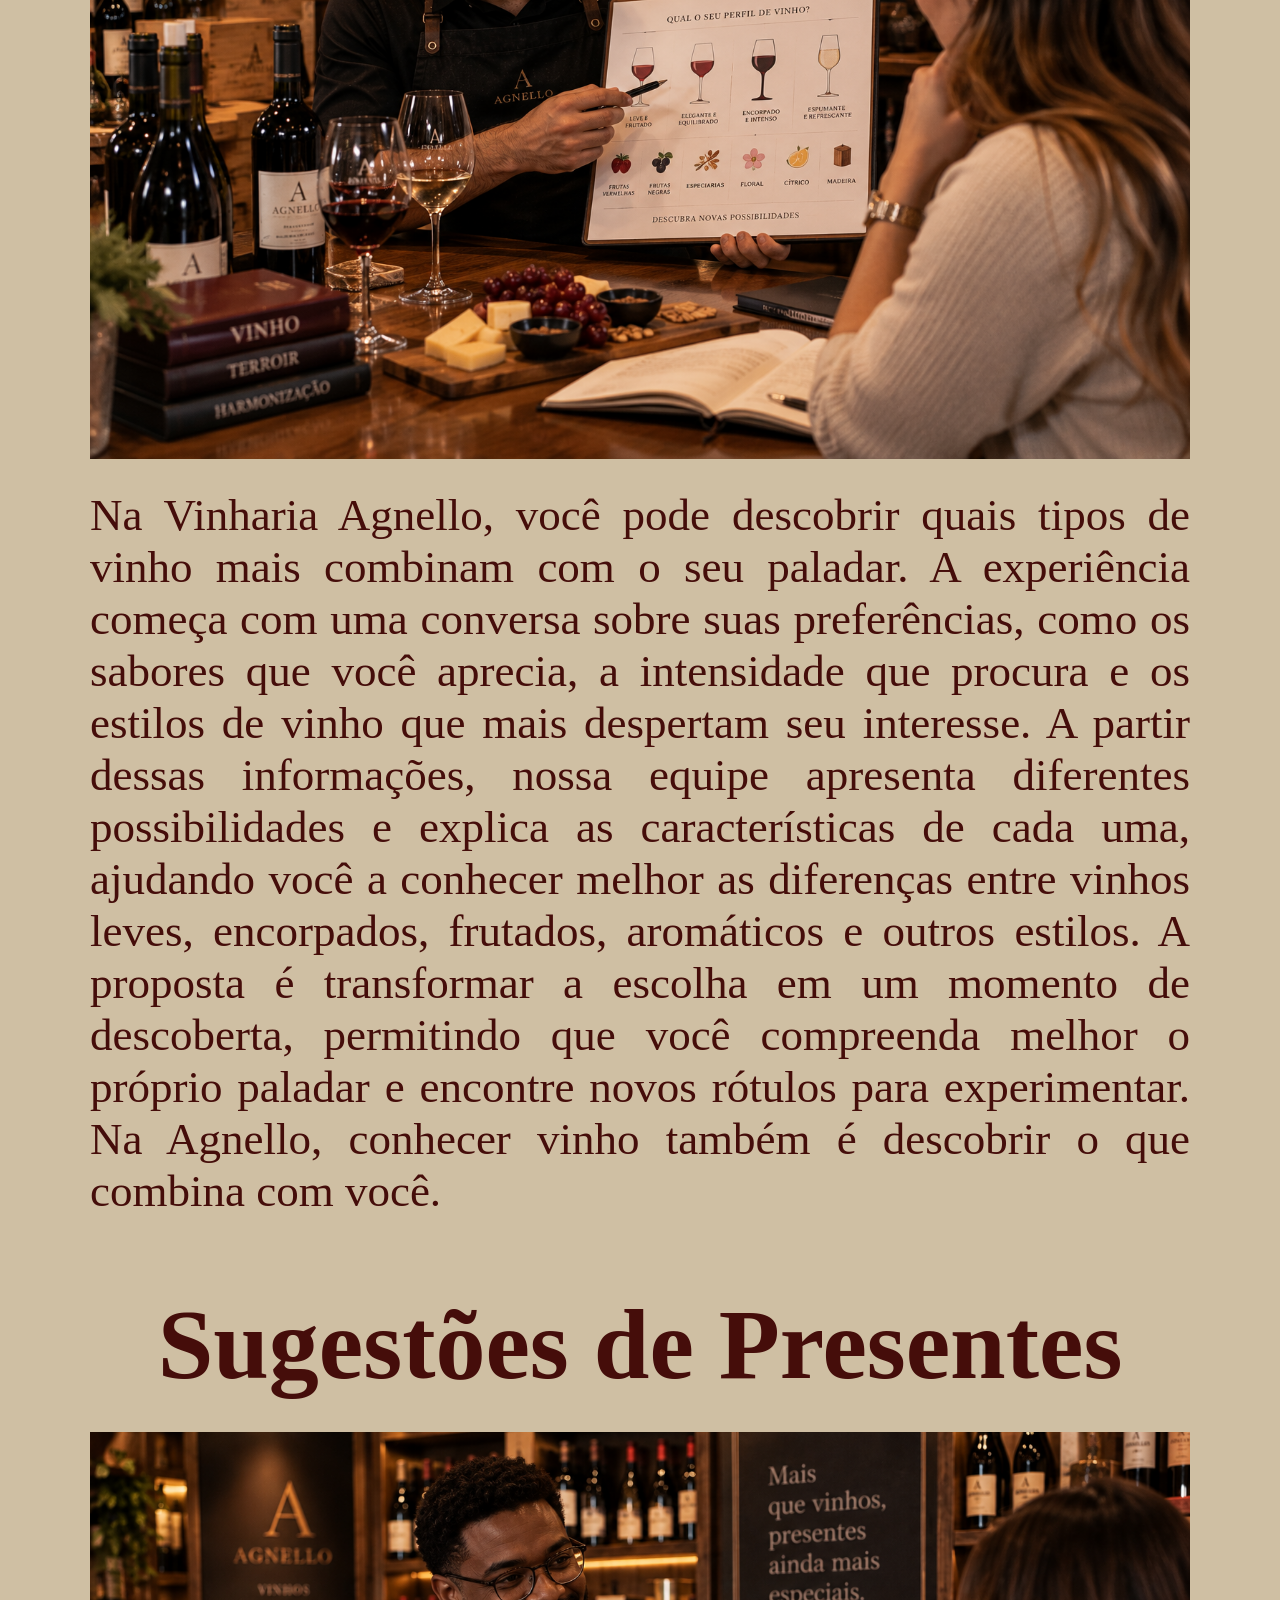
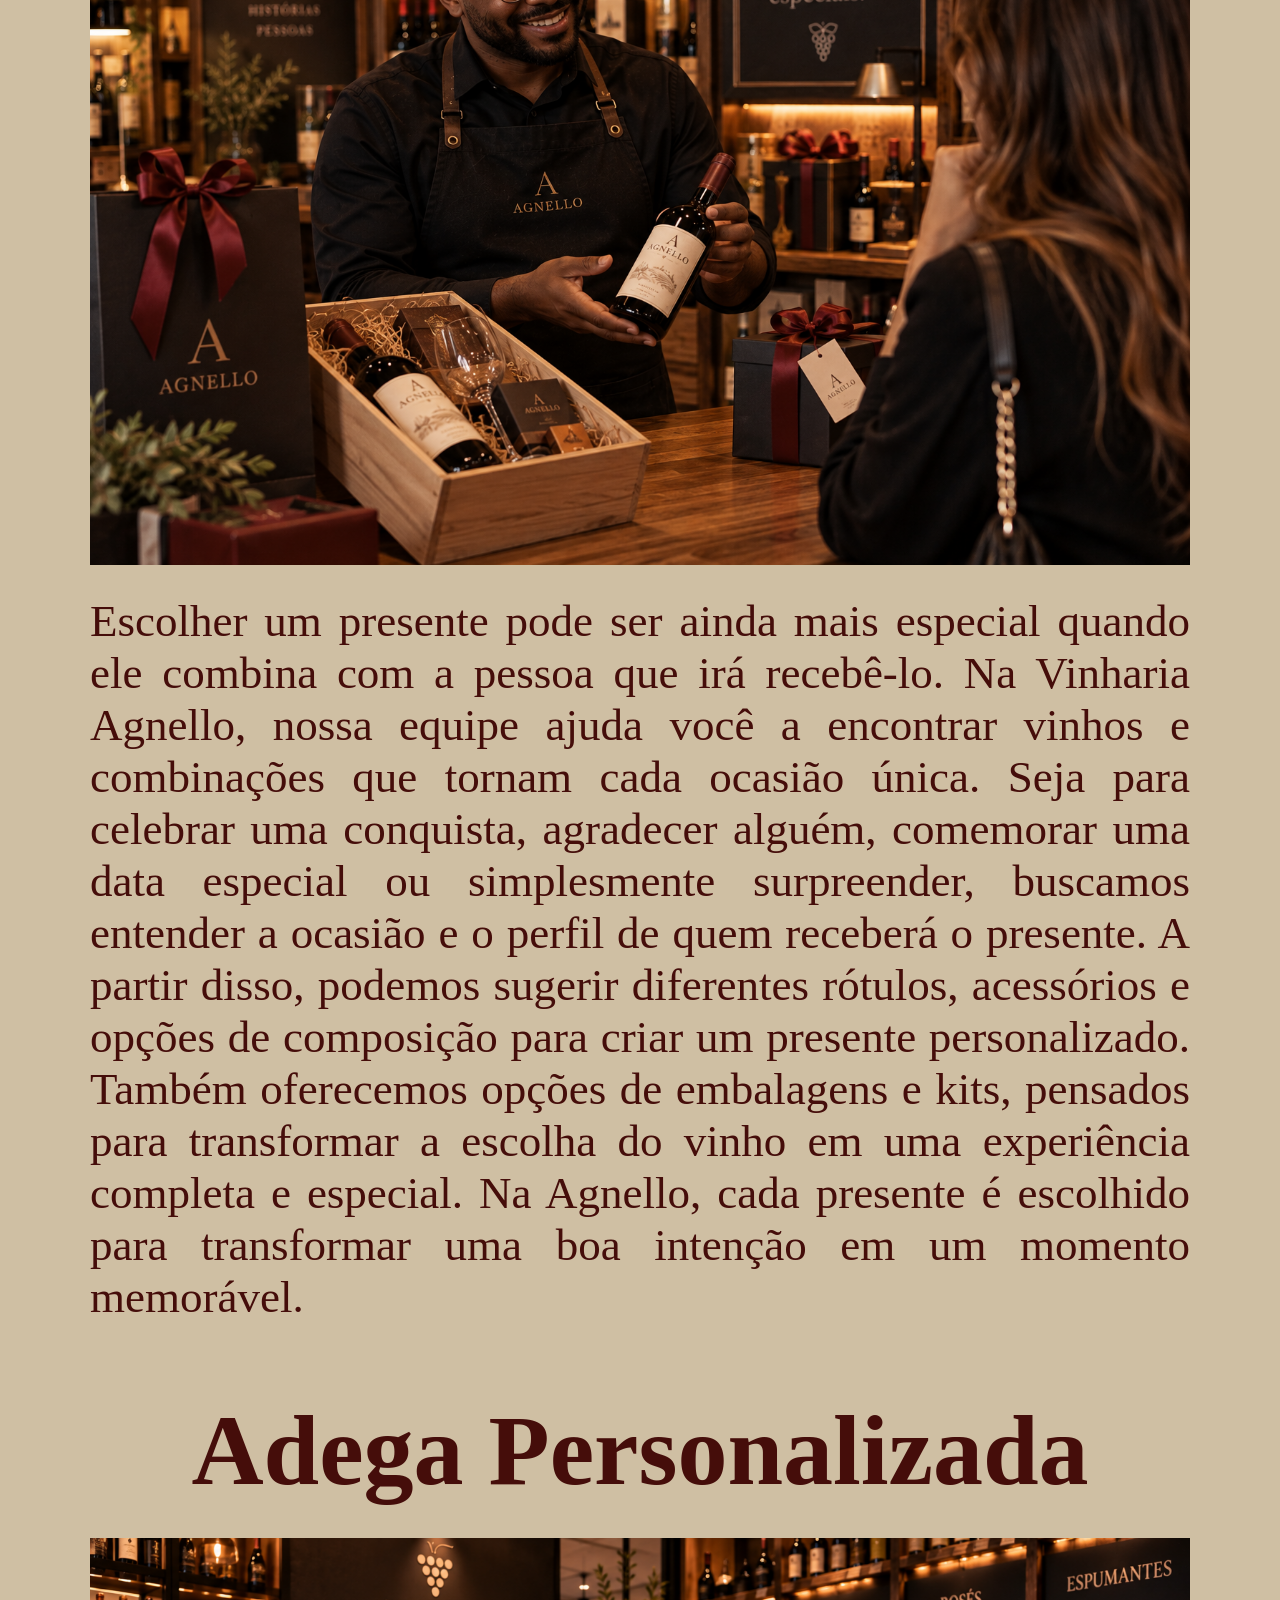
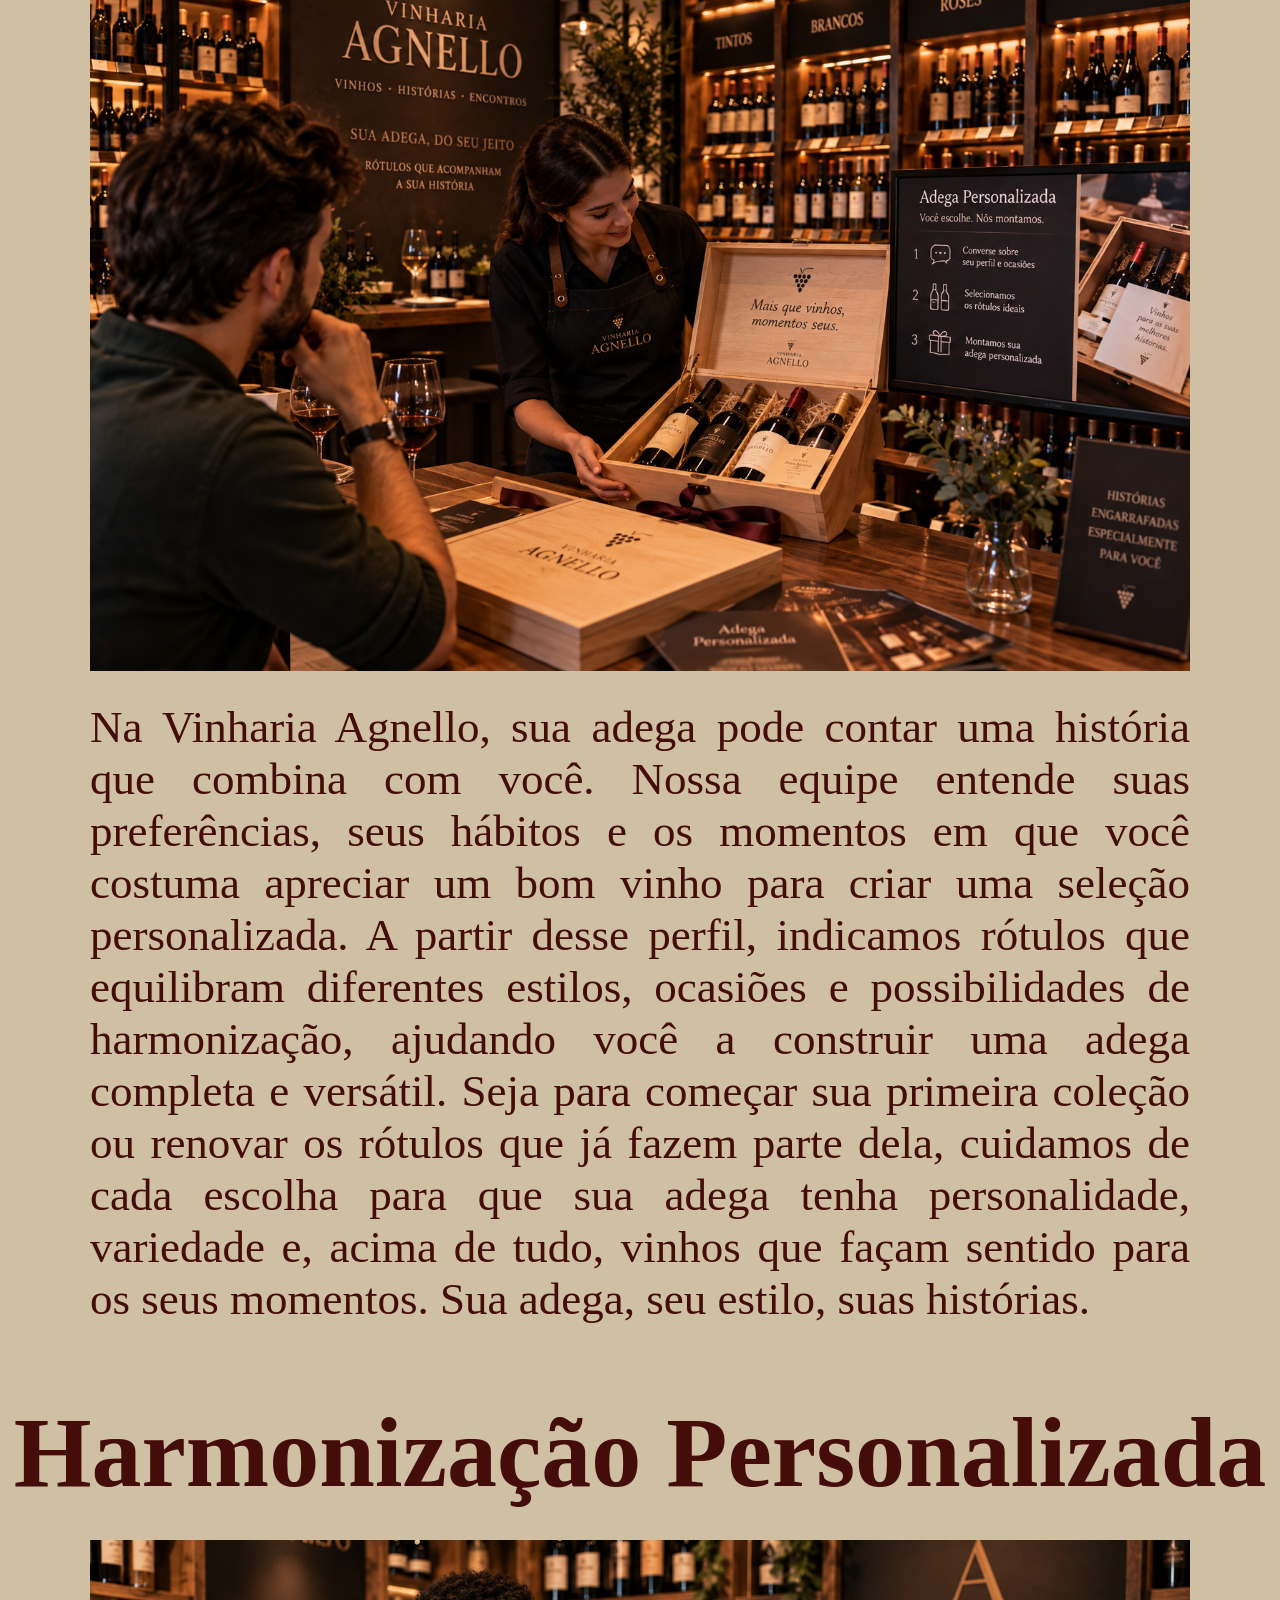
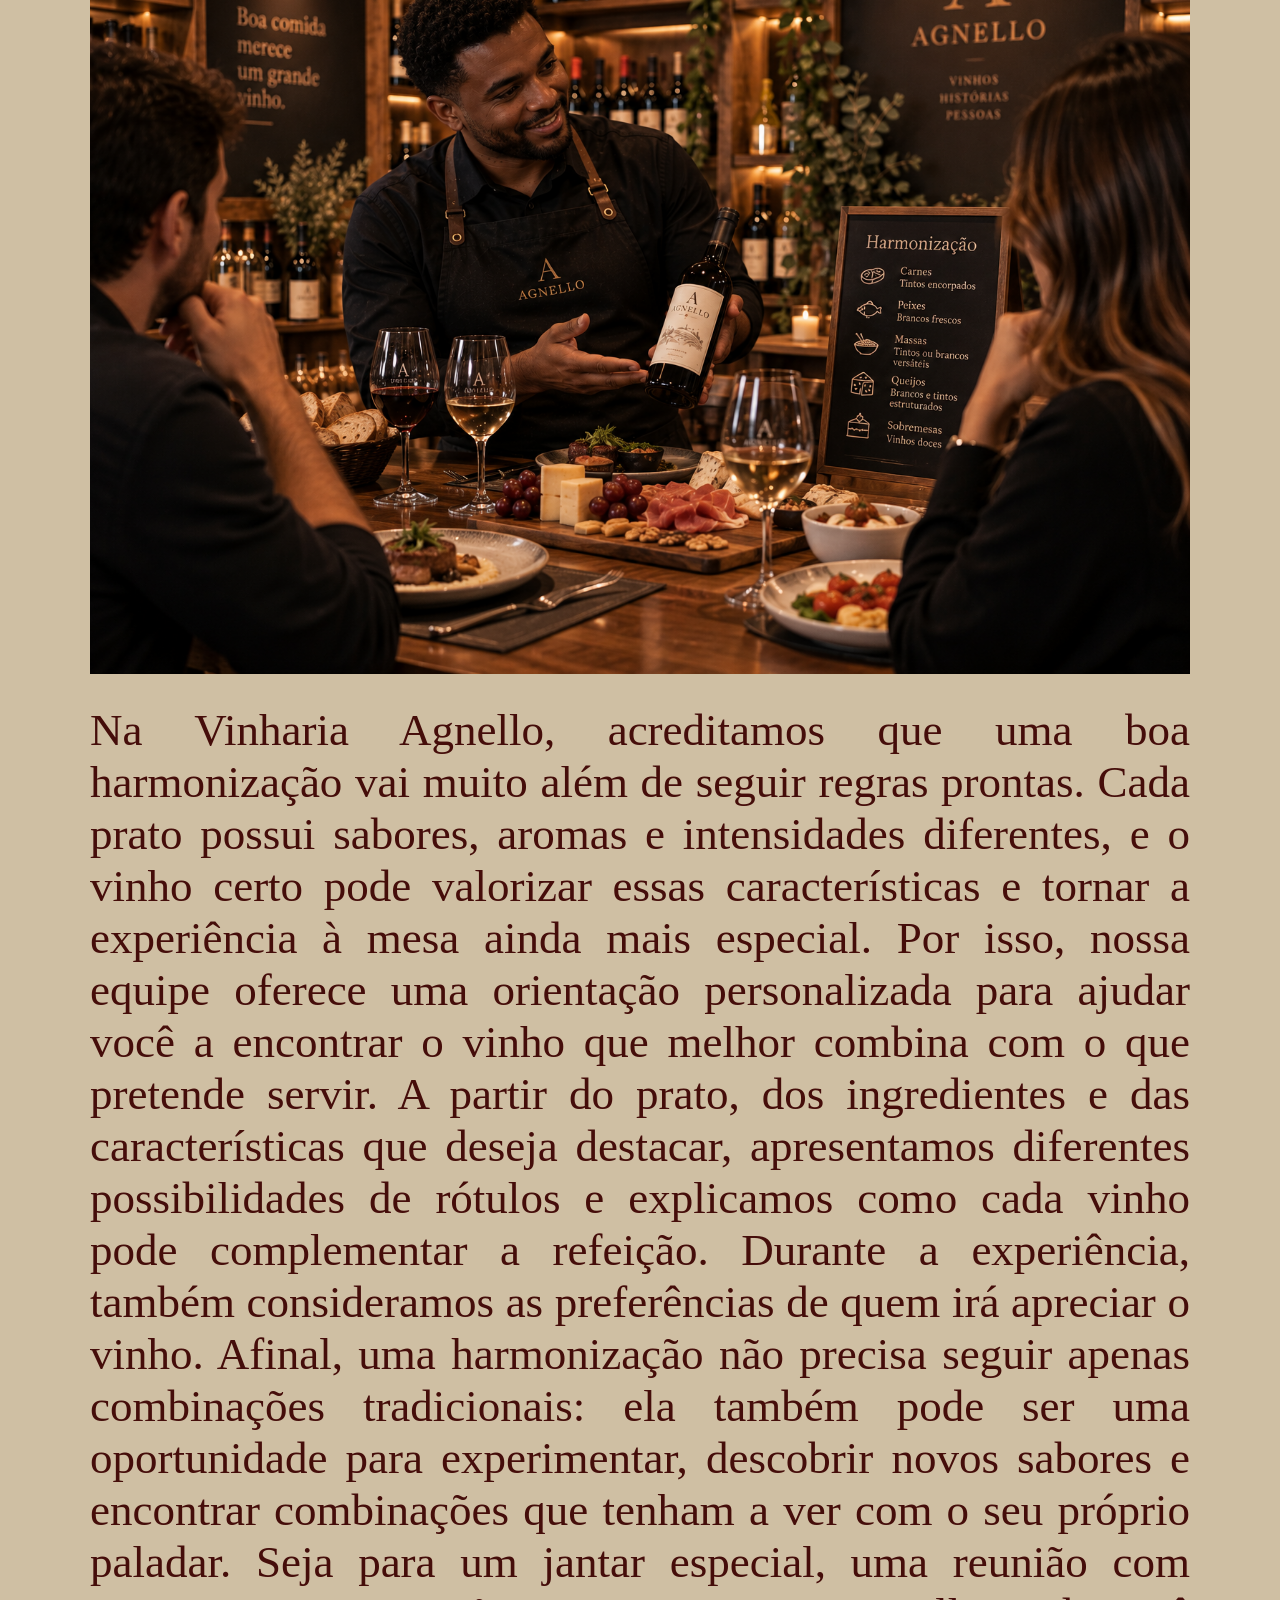
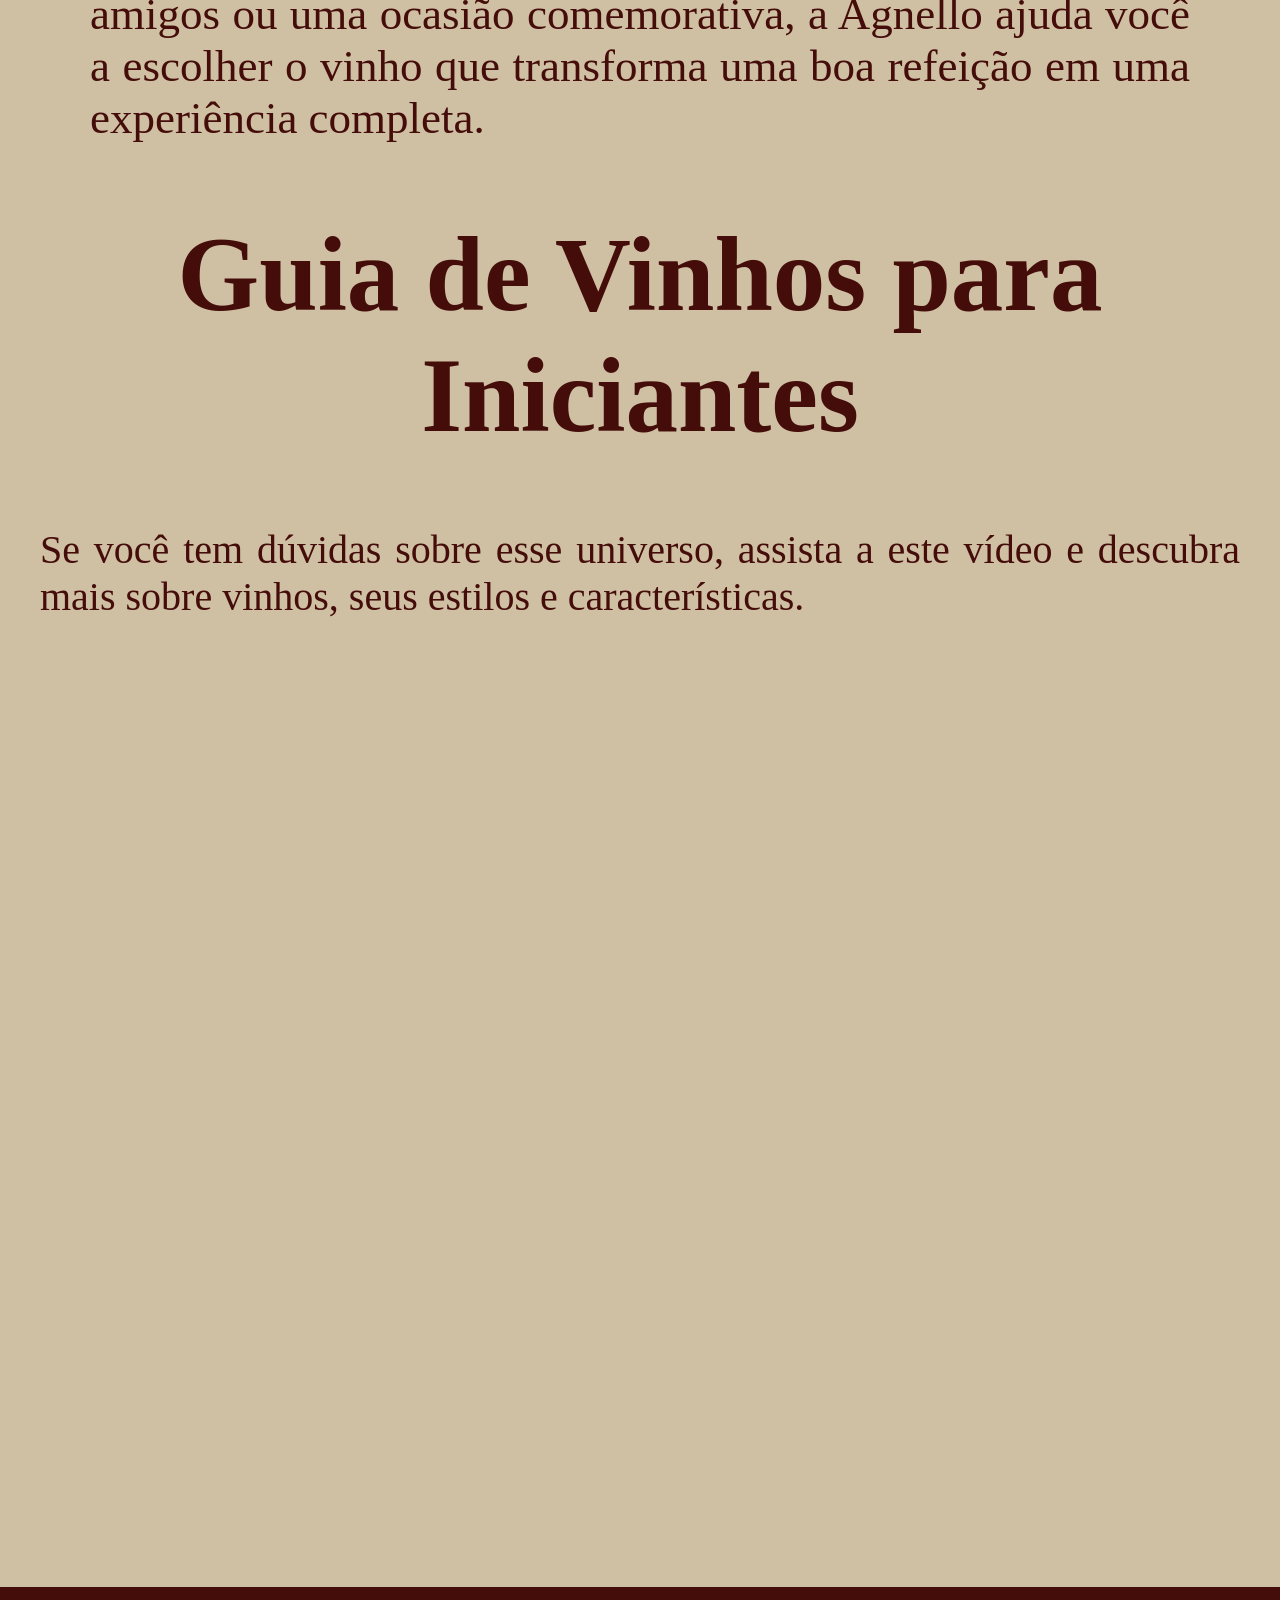
<file: src/pages/experiencia.html>
<!doctype html>
<html lang="pt-br">
  <head>
    <meta charset="UTF-8" />
    <meta name="viewport" content="width=device-width, initial-scale=1.0" />
    <title>Experiências</title>
    <link rel="stylesheet" href="../css/experiencias.css" />
  </head>
  <body>
    <header>
      <nav>
        <img src="../assets/imgs/tabuaagnello.png" alt="" />
      </nav>
    </header>

    <h1>Descubra o universo de <br />experiências da Agnello</h1>
    <section class="sessao1" id="orientacao">
      <h2>Orientação na Escolha</h2>

      <img
        src="../assets/imgs/orientacaonaescolha.png"
        alt="Orientação na escolha de vinhos"
      />

      <p>
        Na Vinharia Agnello, cada escolha começa entendendo o que você procura.
        Nossa equipe está preparada para orientar na escolha do vinho de acordo
        com seus gostos, a ocasião, a harmonização desejada e o momento que
        pretende celebrar. Mais do que apresentar rótulos, nosso atendimento
        busca tornar a escolha mais simples e agradável. Conversamos sobre as
        características de cada vinho, suas uvas, regiões e estilos, ajudando
        você a encontrar uma opção que realmente combine com o que procura. Seja
        para um jantar especial, uma comemoração ou simplesmente para descobrir
        um novo vinho, você pode contar com a experiência da Agnello para
        encontrar o rótulo ideal. Aqui, cada escolha é acompanhada de
        conhecimento, atenção e cuidado.
      </p>
    </section>

    <section class="sessao2" id="degustacao">
      <h2>Degustação Guiada</h2>

      <img src="../assets/imgs/degustacaoguiada.png" alt="Degustação guiada" />

      <p>
        Na Vinharia Agnello, a degustação guiada é um convite para conhecer o
        vinho de uma maneira mais próxima e envolvente. Durante a experiência,
        nossa equipe apresenta diferentes rótulos, explicando suas
        características, aromas, sabores e particularidades. A cada taça, os
        participantes são convidados a observar, experimentar e perceber as
        diferenças entre os vinhos, enquanto descobrem mais sobre suas uvas,
        regiões e estilos. A experiência também pode ser acompanhada de queijos
        e outros sabores que ajudam a explorar diferentes possibilidades de
        harmonização. Mais do que provar novos rótulos, a degustação guiada é
        uma oportunidade de ampliar o conhecimento sobre vinhos, descobrir novos
        sabores e tornar cada taça uma experiência de descoberta.
      </p>
    </section>

    <section class="sessao3" id="harmonizacao">
      <h2>Harmonização com Alimentos</h2>

      <img
        src="../assets/imgs/degustacaocomalimento.png"
        alt="Harmonização de vinhos com alimentos"
      />

      <p>
        Na Vinharia Agnello, acreditamos que vinho e gastronomia podem criar
        experiências ainda mais especiais quando combinados de maneira
        equilibrada. Nossa equipe apresenta diferentes possibilidades de
        harmonização, considerando os sabores, aromas e intensidade dos pratos
        para encontrar rótulos que valorizem cada refeição. Durante a
        experiência, você pode descobrir como diferentes uvas, estilos e
        características do vinho interagem com carnes, queijos, massas,
        sobremesas e outros alimentos. A proposta é explorar novas combinações e
        descobrir como pequenas escolhas podem transformar uma refeição. Mais do
        que seguir regras prontas, a harmonização é uma oportunidade de
        experimentar, conhecer novos sabores e encontrar combinações que façam
        sentido para cada ocasião.
      </p>
    </section>

    <section class="sessao4" id="ocasiao">
      <h2>Indicação para Cada Ocasião</h2>

      <img
        src="../assets/imgs/cadaocasiao.png"
        alt="Indicação de vinho para cada ocasião"
      />

      <p>
        Na Vinharia Agnello, acreditamos que cada momento pede um vinho
        diferente. Por isso, nossa equipe ajuda você a encontrar a opção que
        melhor combina com a ocasião, seja um jantar romântico, uma celebração
        especial, um encontro entre amigos ou simplesmente um momento para
        apreciar um bom vinho. Consideramos o perfil de quem vai beber, o
        ambiente, o tipo de ocasião e até mesmo a experiência que você deseja
        proporcionar. Assim, a escolha deixa de ser apenas sobre uma garrafa e
        passa a fazer parte do momento. Conte-nos a ocasião. Nós encontramos o
        vinho para acompanhá-la.
      </p>
    </section>

    <section class="sessao5" id="perfil">
      <h2>Descubra o Seu Perfil de Vinho</h2>

      <img
        src="../assets/imgs/seuperfildevinho.png"
        alt="Descubra seu perfil de vinho"
      />

      <p>
        Na Vinharia Agnello, você pode descobrir quais tipos de vinho mais
        combinam com o seu paladar. A experiência começa com uma conversa sobre
        suas preferências, como os sabores que você aprecia, a intensidade que
        procura e os estilos de vinho que mais despertam seu interesse. A partir
        dessas informações, nossa equipe apresenta diferentes possibilidades e
        explica as características de cada uma, ajudando você a conhecer melhor
        as diferenças entre vinhos leves, encorpados, frutados, aromáticos e
        outros estilos. A proposta é transformar a escolha em um momento de
        descoberta, permitindo que você compreenda melhor o próprio paladar e
        encontre novos rótulos para experimentar. Na Agnello, conhecer vinho
        também é descobrir o que combina com você.
      </p>
    </section>

    <section class="sessao6" id="presentes">
      <h2>Sugestões de Presentes</h2>

      <img src="../assets/imgs/presente.png" alt="Sugestões de presentes" />

      <p>
        Escolher um presente pode ser ainda mais especial quando ele combina com
        a pessoa que irá recebê-lo. Na Vinharia Agnello, nossa equipe ajuda você
        a encontrar vinhos e combinações que tornam cada ocasião única. Seja
        para celebrar uma conquista, agradecer alguém, comemorar uma data
        especial ou simplesmente surpreender, buscamos entender a ocasião e o
        perfil de quem receberá o presente. A partir disso, podemos sugerir
        diferentes rótulos, acessórios e opções de composição para criar um
        presente personalizado. Também oferecemos opções de embalagens e kits,
        pensados para transformar a escolha do vinho em uma experiência completa
        e especial. Na Agnello, cada presente é escolhido para transformar uma
        boa intenção em um momento memorável.
      </p>
    </section>

    <section class="sessao7" id="adega">
      <h2>Adega Personalizada</h2>

      <img
        src="../assets/imgs/adega.png"
        alt="Montagem de adega personalizada"
      />

      <p>
        Na Vinharia Agnello, sua adega pode contar uma história que combina com
        você. Nossa equipe entende suas preferências, seus hábitos e os momentos
        em que você costuma apreciar um bom vinho para criar uma seleção
        personalizada. A partir desse perfil, indicamos rótulos que equilibram
        diferentes estilos, ocasiões e possibilidades de harmonização, ajudando
        você a construir uma adega completa e versátil. Seja para começar sua
        primeira coleção ou renovar os rótulos que já fazem parte dela, cuidamos
        de cada escolha para que sua adega tenha personalidade, variedade e,
        acima de tudo, vinhos que façam sentido para os seus momentos. Sua
        adega, seu estilo, suas histórias.
      </p>
    </section>

    <section class="sessao8" id="harmonizacao-personalizada">
      <h2>Harmonização Personalizada</h2>

      <img
        src="../assets/imgs/personalizada.png"
        alt="Harmonização personalizada"
      />

      <p>
        Na Vinharia Agnello, acreditamos que uma boa harmonização vai muito além
        de seguir regras prontas. Cada prato possui sabores, aromas e
        intensidades diferentes, e o vinho certo pode valorizar essas
        características e tornar a experiência à mesa ainda mais especial. Por
        isso, nossa equipe oferece uma orientação personalizada para ajudar você
        a encontrar o vinho que melhor combina com o que pretende servir. A
        partir do prato, dos ingredientes e das características que deseja
        destacar, apresentamos diferentes possibilidades de rótulos e explicamos
        como cada vinho pode complementar a refeição. Durante a experiência,
        também consideramos as preferências de quem irá apreciar o vinho.
        Afinal, uma harmonização não precisa seguir apenas combinações
        tradicionais: ela também pode ser uma oportunidade para experimentar,
        descobrir novos sabores e encontrar combinações que tenham a ver com o
        seu próprio paladar. Seja para um jantar especial, uma reunião com
        amigos ou uma ocasião comemorativa, a Agnello ajuda você a escolher o
        vinho que transforma uma boa refeição em uma experiência completa.
      </p>
    </section>

    <section class="videoVinho">
      <h2>Guia de Vinhos para Iniciantes</h2>

      <p>
        Se você tem dúvidas sobre esse universo, assista a este vídeo e descubra
        mais sobre vinhos, seus estilos e características.
      </p>

      <iframe
        width="1200"
        height="700"
        src="https://www.youtube.com/embed/Ac559iPwbEs"
        title="GUIA DEFINITIVO PARA INICIANTES DO VINHO"
        frameborder="0"
        allow="
          accelerometer;
          autoplay;
          clipboard-write;
          encrypted-media;
          gyroscope;
          picture-in-picture;
          web-share;
        "
        referrerpolicy="strict-origin-when-cross-origin"
        allowfullscreen
      >
      </iframe>
    </section>

    <footer class="rodapeVoltar">
      <a href="../../index.html">Voltar</a>
    </footer>
  </body>
</html>
</file>
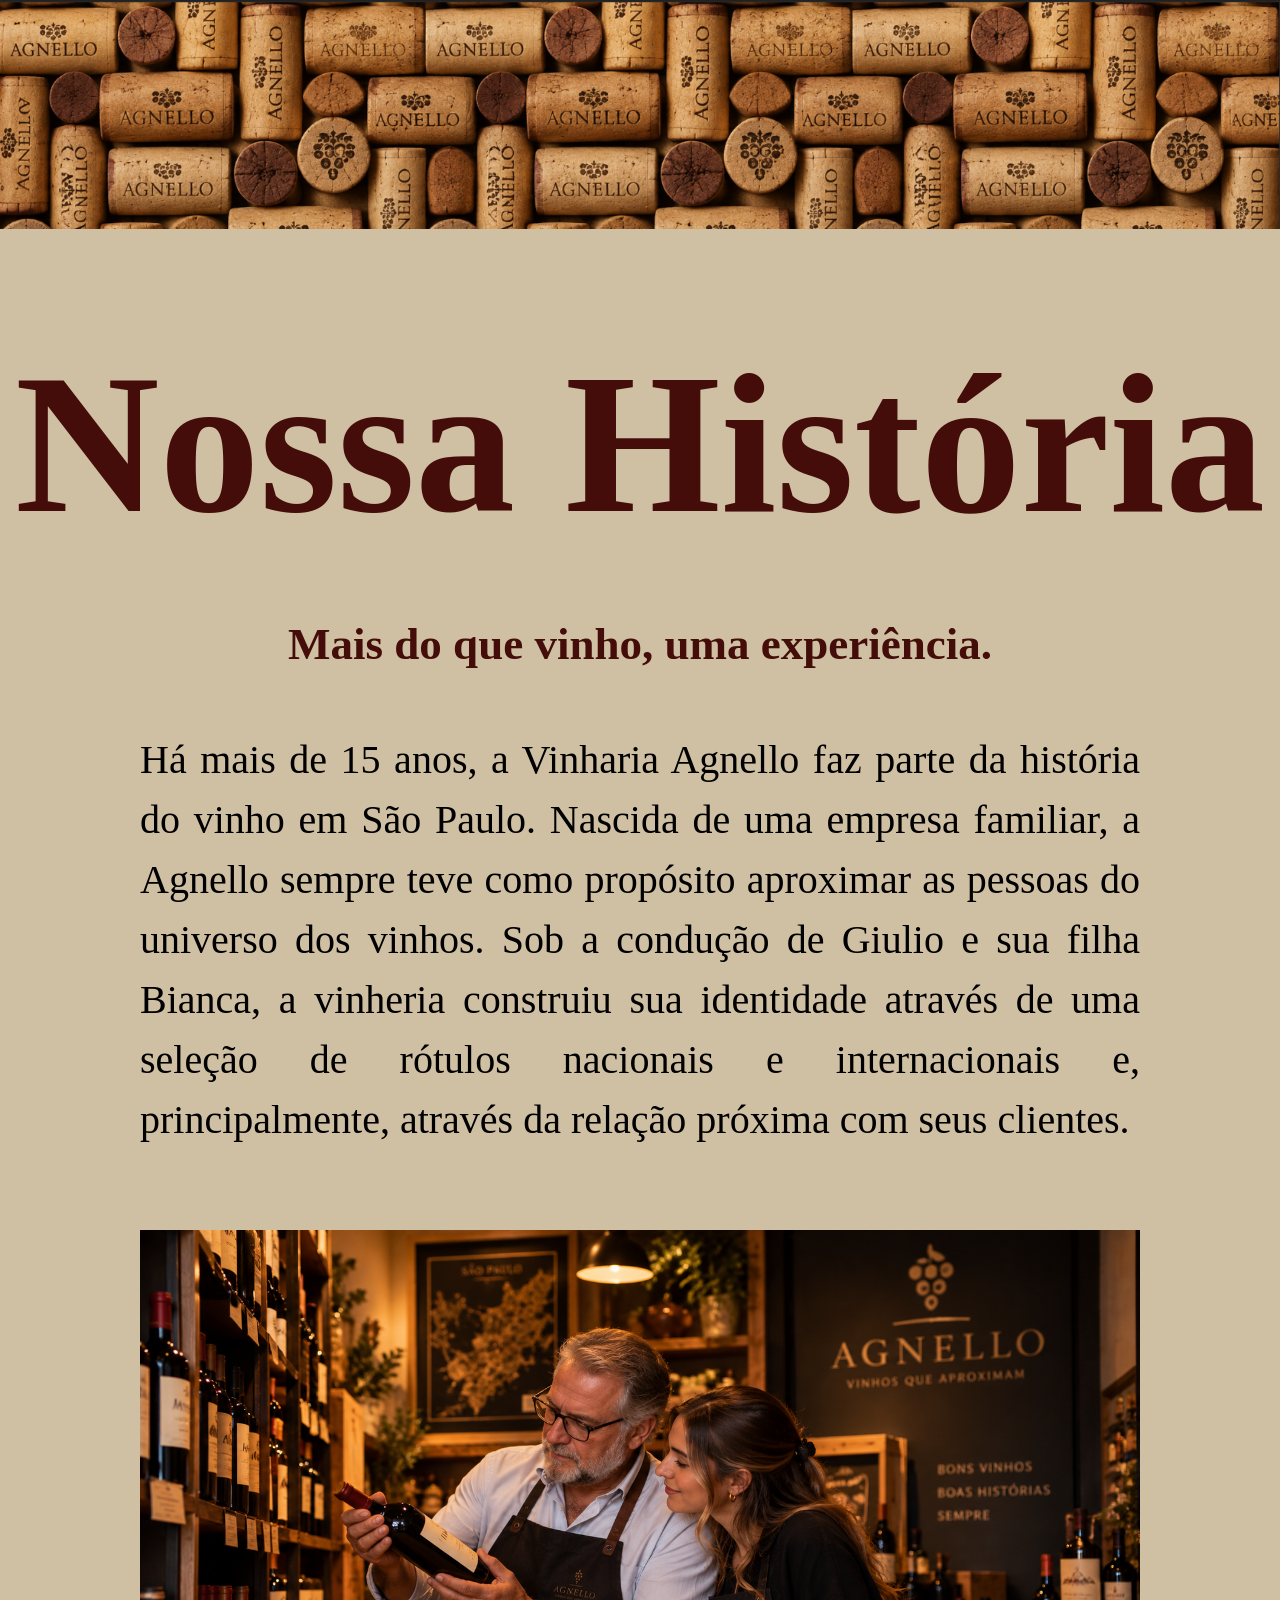
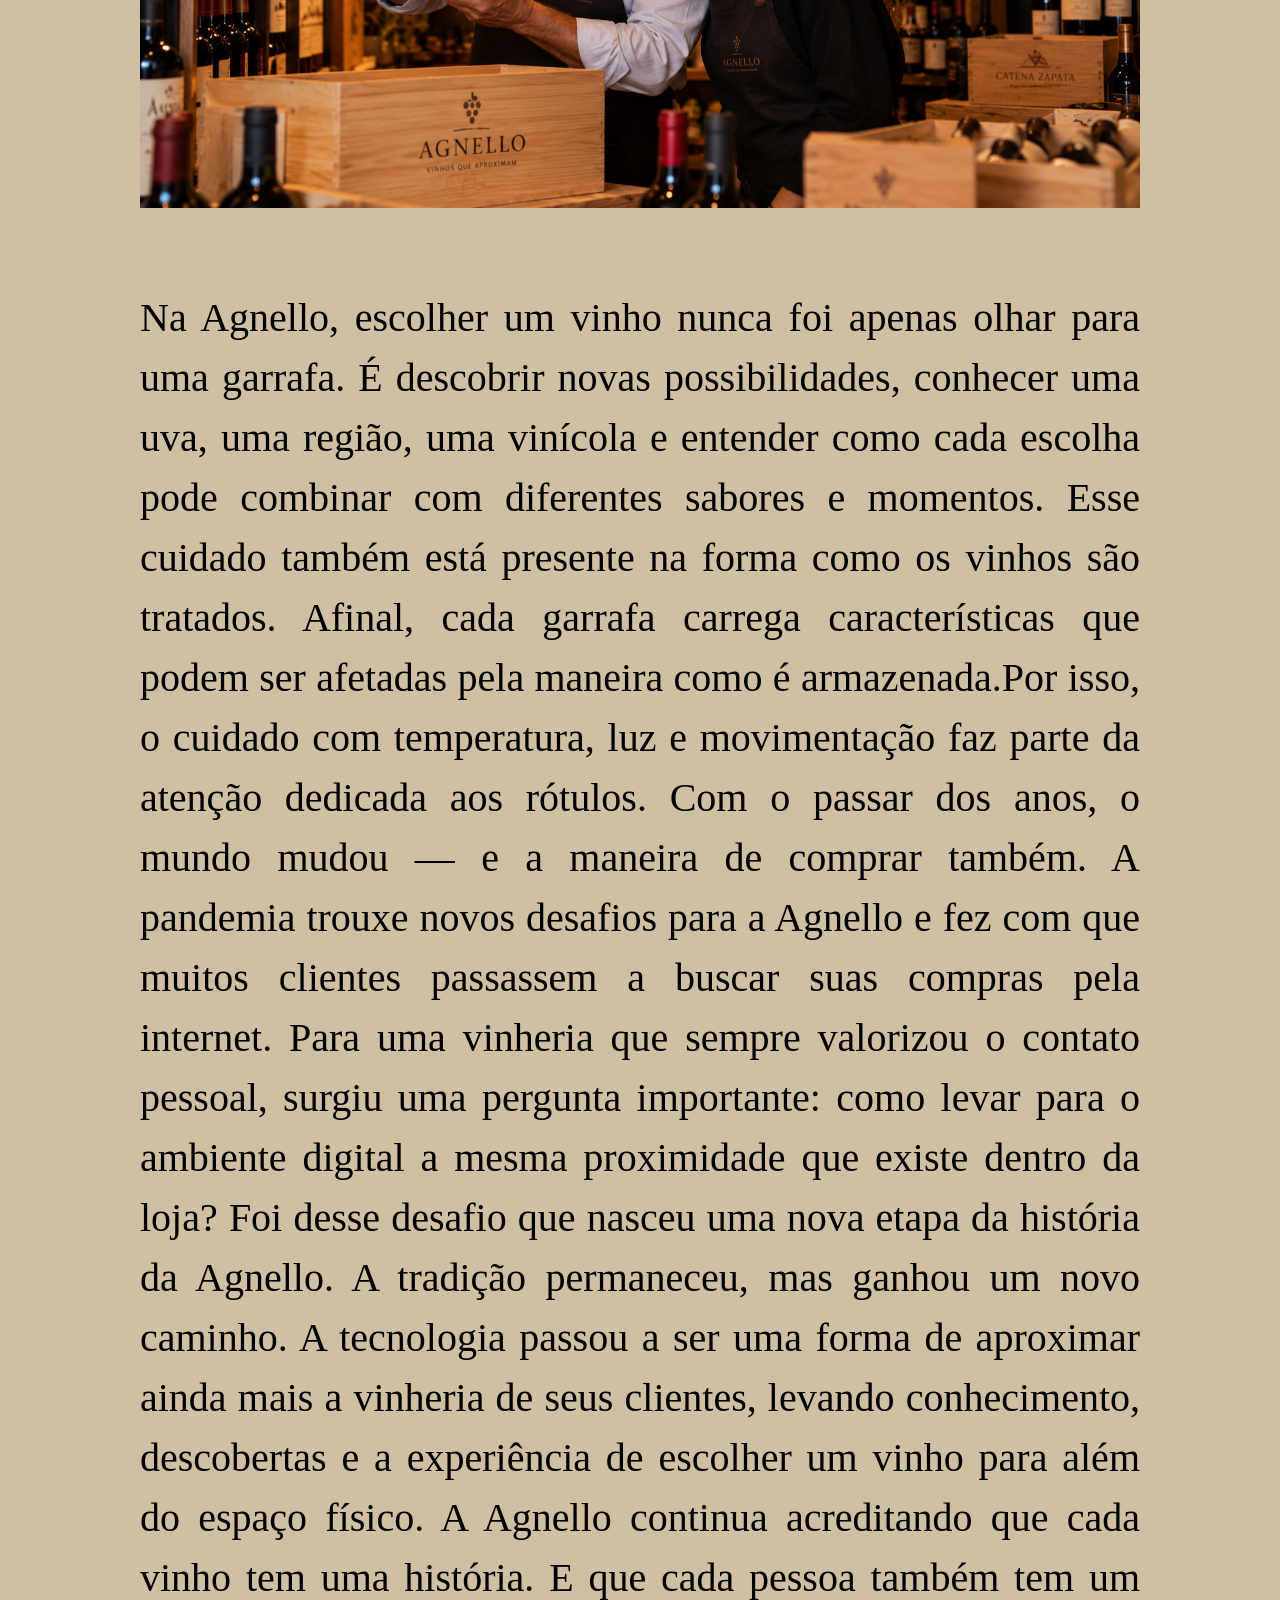
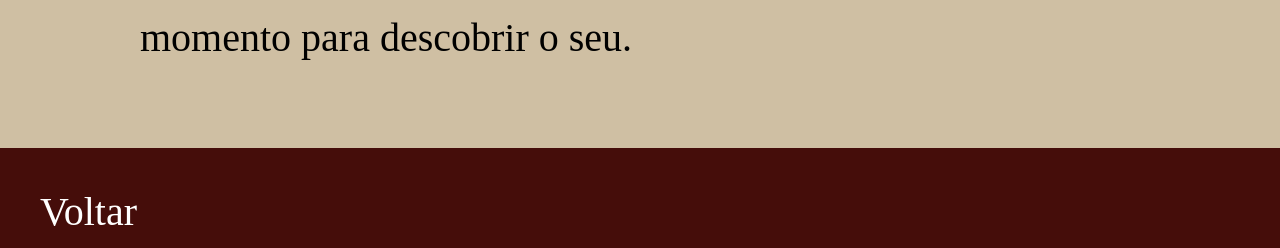
<file: src/pages/historia.html>
<!doctype html>
<html lang="pt-br">
  <head>
    <meta charset="UTF-8" />
    <meta name="viewport" content="width=device-width, initial-scale=1.0" />
    <title>Nossa História</title>
    <link rel="stylesheet" href="../css/historia.css" />
  </head>
  <body>
    <header>
      <nav class="fotoCabecalho">
        <img src="../assets/imgs/rolhasAgnello.png" />
      </nav>
    </header>
    <section class="historia">
      <h1>Nossa História</h1>
      <h3>Mais do que vinho, uma experiência.</h3>
      <p>
        Há mais de 15 anos, a Vinharia Agnello faz parte da história do vinho em
        São Paulo. Nascida de uma empresa familiar, a Agnello sempre teve como
        propósito aproximar as pessoas do universo dos vinhos. Sob a condução de
        Giulio e sua filha Bianca, a vinheria construiu sua identidade através
        de uma seleção de rótulos nacionais e internacionais e, principalmente,
        através da relação próxima com seus clientes.
      </p>
      <img
        src="../assets/imgs/GiulioeBianca.png"
        alt="Giulio trabalhando na Vinharia Agnello"
        width="500"
        height="300"
        id="fotovinharia"
      />
      <p>
        Na Agnello, escolher um vinho nunca foi apenas olhar para uma garrafa. É
        descobrir novas possibilidades, conhecer uma uva, uma região, uma
        vinícola e entender como cada escolha pode combinar com diferentes
        sabores e momentos. Esse cuidado também está presente na forma como os
        vinhos são tratados. Afinal, cada garrafa carrega características que
        podem ser afetadas pela maneira como é armazenada.Por isso, o cuidado
        com temperatura, luz e movimentação faz parte da atenção dedicada aos
        rótulos. Com o passar dos anos, o mundo mudou — e a maneira de comprar
        também. A pandemia trouxe novos desafios para a Agnello e fez com que
        muitos clientes passassem a buscar suas compras pela internet. Para uma
        vinheria que sempre valorizou o contato pessoal, surgiu uma pergunta
        importante: como levar para o ambiente digital a mesma proximidade que
        existe dentro da loja? Foi desse desafio que nasceu uma nova etapa da
        história da Agnello. A tradição permaneceu, mas ganhou um novo caminho.
        A tecnologia passou a ser uma forma de aproximar ainda mais a vinheria
        de seus clientes, levando conhecimento, descobertas e a experiência de
        escolher um vinho para além do espaço físico. A Agnello continua
        acreditando que cada vinho tem uma história. E que cada pessoa também
        tem um momento para descobrir o seu.
      </p>
    </section>

    <footer class="rodapeVoltar">
      <a href="../../index.html">Voltar</a>
    </footer>
  </body>
</html>
</file>
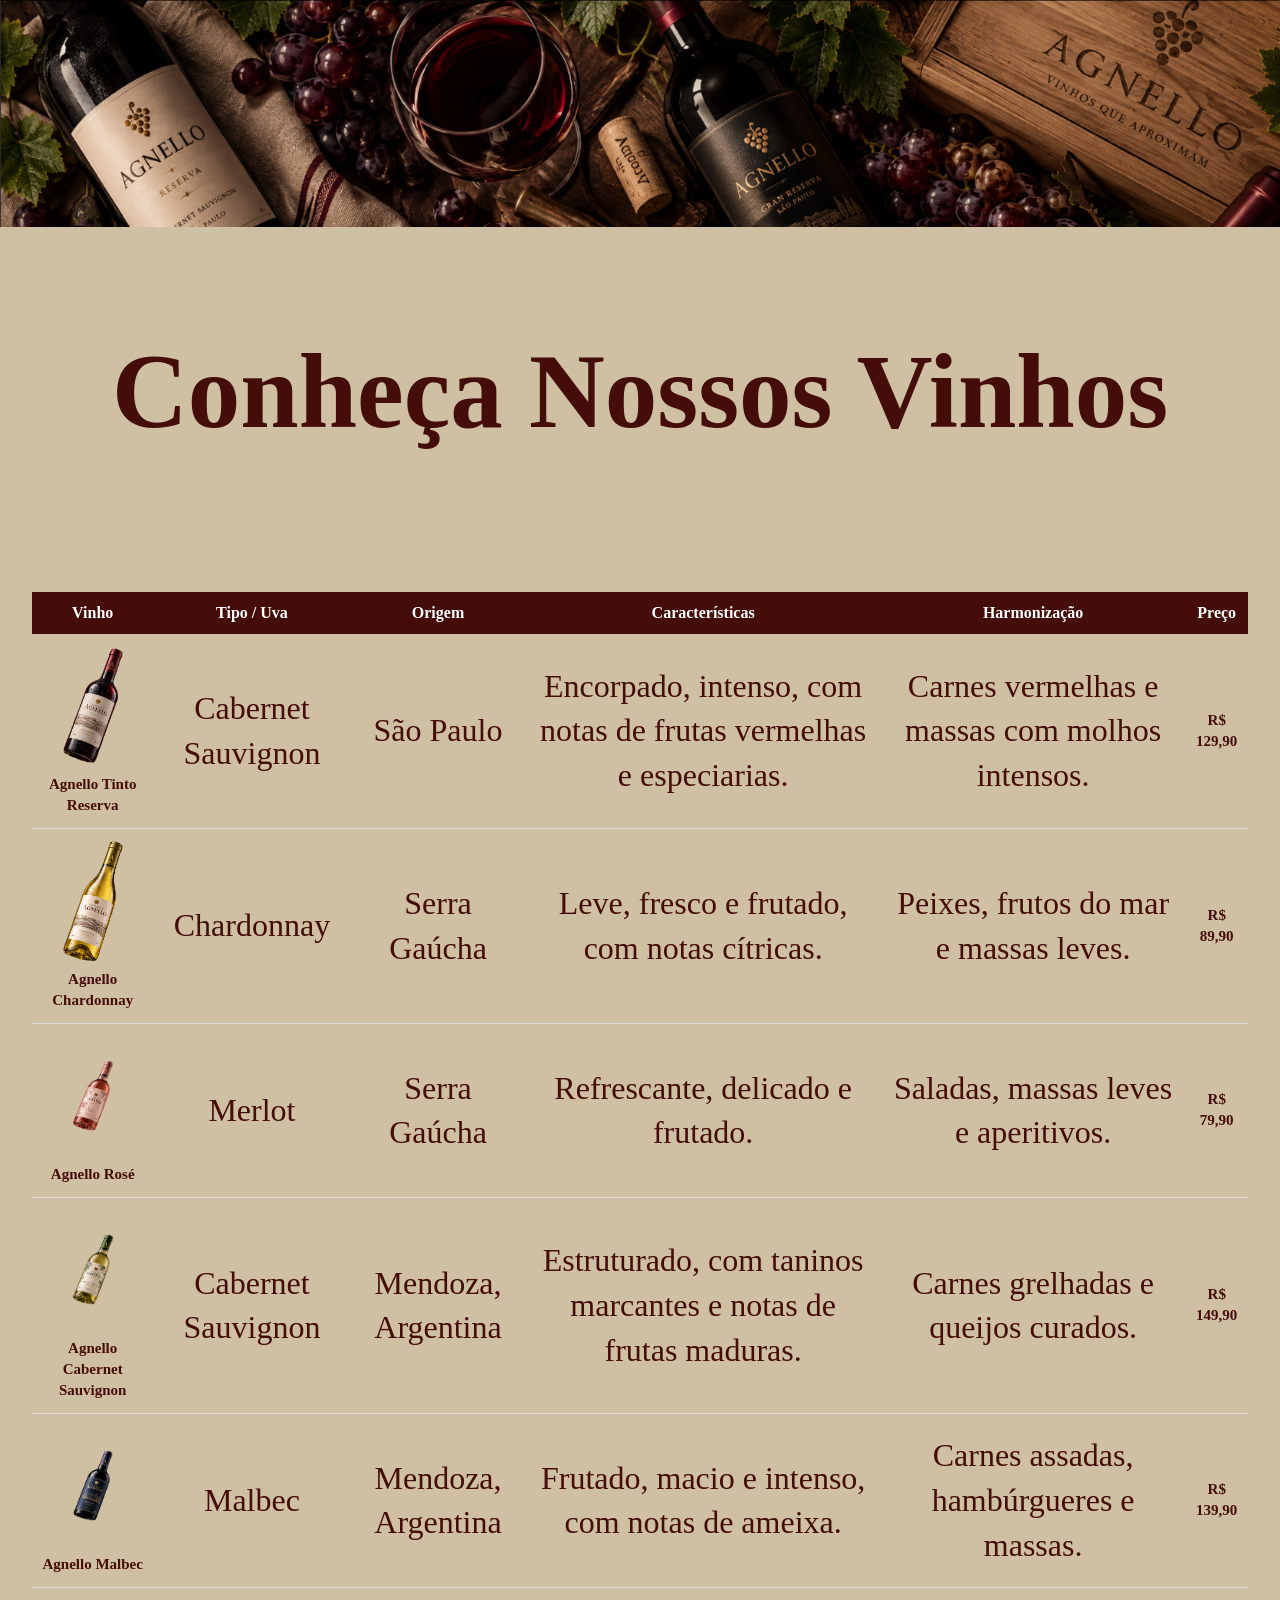
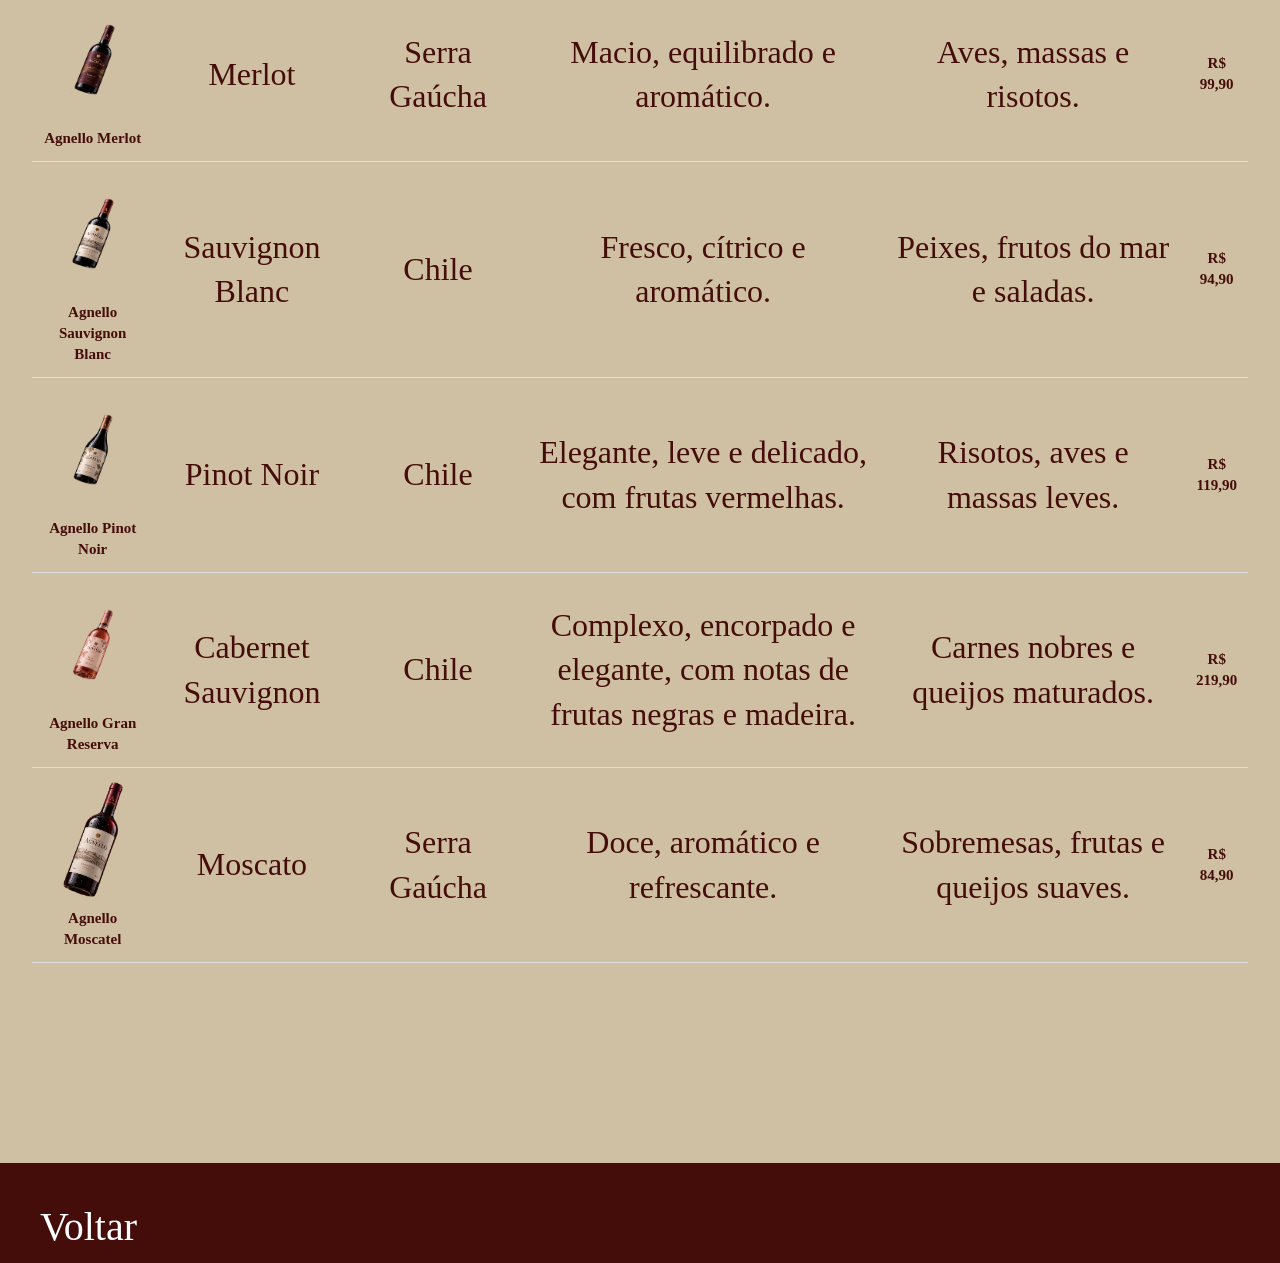
<file: src/pages/vinhos.html>
<!doctype html>
<html lang="pt-br">
  <head>
    <meta charset="UTF-8" />
    <meta name="viewport" content="width=device-width, initial-scale=1.0" />
    <title>Vinhos</title>
    <link rel="stylesheet" href="../css/vinhos.css" />
  </head>
  <body>
    <header>
      <nav class="fotoCabecalho">
        <img src="../assets/imgs/vinhosCabecalho.png" alt="" />
      </nav>
    </header>

    <section class="listaVinhos">
      <h1>Conheça Nossos Vinhos</h1>
    </section>

    <section class="listaVinhos">
      <table>
        <thead>
          <tr>
            <th>Vinho</th>
            <th>Tipo / Uva</th>
            <th>Origem</th>
            <th>Características</th>
            <th>Harmonização</th>
            <th>Preço</th>
          </tr>
        </thead>

        <tbody>
          <tr>
            <td>
              <img
                src="../assets/imgs/garrafa_sem_fundo.png"
                alt="Agnello Tinto Reserva"
              />
              <strong>Agnello Tinto Reserva</strong>
            </td>
            <td>Cabernet Sauvignon</td>
            <td>São Paulo</td>
            <td>
              Encorpado, intenso, com notas de frutas vermelhas e especiarias.
            </td>
            <td>Carnes vermelhas e massas com molhos intensos.</td>
            <td><strong>R$ 129,90</strong></td>
          </tr>

          <tr>
            <td>
              <img
                src="../assets/imgs/garrafa_chardonnay_sem_fundo.png"
                alt="Agnello Chardonnay"
              />
              <strong>Agnello Chardonnay</strong>
            </td>
            <td>Chardonnay</td>
            <td>Serra Gaúcha</td>
            <td>Leve, fresco e frutado, com notas cítricas.</td>
            <td>Peixes, frutos do mar e massas leves.</td>
            <td><strong>R$ 89,90</strong></td>
          </tr>

          <tr>
            <td>
              <img
                src="../assets/imgs/rose_reserva_A4.png"
                alt="Agnello Rosé"
              />
              <strong>Agnello Rosé</strong>
            </td>
            <td>Merlot</td>
            <td>Serra Gaúcha</td>
            <td>Refrescante, delicado e frutado.</td>
            <td>Saladas, massas leves e aperitivos.</td>
            <td><strong>R$ 79,90</strong></td>
          </tr>

          <tr>
            <td>
              <img
                src="../assets/imgs/sauvignon_blanc_reserva_A4.png"
                alt="Agnello Cabernet Sauvignon"
              />
              <strong>Agnello Cabernet Sauvignon</strong>
            </td>
            <td>Cabernet Sauvignon</td>
            <td>Mendoza, Argentina</td>
            <td>
              Estruturado, com taninos marcantes e notas de frutas maduras.
            </td>
            <td>Carnes grelhadas e queijos curados.</td>
            <td><strong>R$ 149,90</strong></td>
          </tr>

          <tr>
            <td>
              <img
                src="../assets/imgs/malbec_reserva_A4.png"
                alt="Agnello Malbec"
              />
              <strong>Agnello Malbec</strong>
            </td>
            <td>Malbec</td>
            <td>Mendoza, Argentina</td>
            <td>Frutado, macio e intenso, com notas de ameixa.</td>
            <td>Carnes assadas, hambúrgueres e massas.</td>
            <td><strong>R$ 139,90</strong></td>
          </tr>

          <tr>
            <td>
              <img src="../assets/imgs/merlot_A4.png" alt="Agnello Merlot" />
              <strong>Agnello Merlot</strong>
            </td>
            <td>Merlot</td>
            <td>Serra Gaúcha</td>
            <td>Macio, equilibrado e aromático.</td>
            <td>Aves, massas e risotos.</td>
            <td><strong>R$ 99,90</strong></td>
          </tr>

          <tr>
            <td>
              <img
                src="../assets/imgs/cabernet_sauvignon_A4 (1).png"
                alt="Agnello Sauvignon Blanc"
              />
              <strong>Agnello Sauvignon Blanc</strong>
            </td>
            <td>Sauvignon Blanc</td>
            <td>Chile</td>
            <td>Fresco, cítrico e aromático.</td>
            <td>Peixes, frutos do mar e saladas.</td>
            <td><strong>R$ 94,90</strong></td>
          </tr>

          <tr>
            <td>
              <img
                src="../assets/imgs/pinot_noir_reserva_A4.png"
                alt="Agnello Pinot Noir"
              />
              <strong>Agnello Pinot Noir</strong>
            </td>
            <td>Pinot Noir</td>
            <td>Chile</td>
            <td>Elegante, leve e delicado, com frutas vermelhas.</td>
            <td>Risotos, aves e massas leves.</td>
            <td><strong>R$ 119,90</strong></td>
          </tr>

          <tr>
            <td>
              <img
                src="../assets/imgs/rose_reserva_A4.png"
                alt="Agnello Gran Reserva"
              />
              <strong>Agnello Gran Reserva</strong>
            </td>
            <td>Cabernet Sauvignon</td>
            <td>Chile</td>
            <td>
              Complexo, encorpado e elegante, com notas de frutas negras e
              madeira.
            </td>
            <td>Carnes nobres e queijos maturados.</td>
            <td><strong>R$ 219,90</strong></td>
          </tr>

          <tr>
            <td>
              <img
                src="../assets/imgs/garrafa_sem_fundo.png"
                alt="Agnello Moscatel"
              />
              <strong>Agnello Moscatel</strong>
            </td>
            <td>Moscato</td>
            <td>Serra Gaúcha</td>
            <td>Doce, aromático e refrescante.</td>
            <td>Sobremesas, frutas e queijos suaves.</td>
            <td><strong>R$ 84,90</strong></td>
          </tr>
        </tbody>
      </table>
    </section>

    <footer class="rodapeVoltar">
      <a href="../../index.html">Voltar</a>
    </footer>
  </body>
</html>
</file>
<file: src/css/style.css>
* {
    margin: 0;
    padding: 0;
    box-sizing: border-box;
}

html,
body {
    overflow-x: hidden;
    overflow-y: auto;
    background-color: rgba(172, 145, 96, 0.575);
}

header {
    position: relative;
    width: 100vw;
    height: 100vh;
    
}

.cabecalho video {
    position: absolute;
    top: 0;
    left: 0;
    width: 100%;
    height: 100%;
    object-fit: cover;
    opacity: 0.9;
}


.cabecalho ul {
    display: flex;
    align-items: right;
    justify-content: right;
    gap: 15px;
    list-style: none;
    font-size: 30px;
    position: absolute;
    top: 0;
    left: 0;
    width: 100%; 
    z-index: 2;
    margin-top: 60px;
   

}

.cabecalho a {
    text-decoration: none;
    color: rgb(69, 13, 10);
    margin-right: 50px;
    display: inline-block;
    transition: 0.3s;
    border-left: 3px solid rgb(69, 13, 10);
    padding-left: 10px;
    
}

.cabecalho a:hover {
    color: rgb(255, 255, 255);
    transform: translateY(-5px);
     
}

.cabecalho a:hover {
    color: rgb(255, 255, 255);
    transform: scale(1.4);
   
}

.titulo {
    position: absolute;
    top: 0;
    left: 0;
    z-index: 2;
    color: white;
    margin-top: 470px;
    margin-left: 10px;
    margin-right: 200px;
    
}


.titulo img {
    display: block;
    width: 800px !important;
    height: auto !important;
}

.boasvindas p {
    max-width: 1000px;
    margin: 80px auto;
    text-align: justify;
    margin-top: 30px;
    font-size: 35px;
}

.sobreVinharia {
    max-width: 1000px;
    margin: 80px auto;
    text-align: justify;
    margin-top: 120px;
    font-size: 40px;
    color: rgb(69, 13, 10);
}

.sobreVinharia h1 {
    max-width: 1000px;
    margin: 80px auto;
    text-align: justify;
    margin-top: 120px;
    font-size: 130px;
    color: rgb(69, 13, 10);
}

.sobreVinharia p {
    margin-top: 30px;

}

.sobreVinharia img{
    margin-top: 40px;

}

.sobreVinharia {
    position: relative;
}

.uva1 {
    position: absolute;
    width: 400px;
    height: auto;
    z-index: 2;
    top: 400px;
    right: 1200px;
    filter: drop-shadow(10px 10px 15px rgba(0, 0, 0, 0.5));
   
}

.uva2 {
    position: absolute;
    width: 400px;
    height: auto;
    z-index: 2;
    top: 700px;
    left: 1190px;
    filter: drop-shadow(10px 10px 15px rgba(0, 0, 0, 0.5));
  
}


.rolha {
    position: absolute;
    width: 300px;
    height: auto;
    z-index: 2;
    top: 90px;
    left: 1100px;
    filter: drop-shadow(10px 10px 15px rgba(0, 0, 0, 0.5));
    
}

.garrafa1 {
    position: absolute;
    width: 400px;
    height: auto;
    z-index: 2;
    top: 4200px;
    left: -130px;
     transform: rotate(-10deg);
     filter: drop-shadow(10px 10px 15px rgba(0, 0, 0, 0.5));

}

.garrafa2 {
    position: absolute;
    width: 400px;
    height: auto;
    z-index: 2;
    top: 3800px;
    left: 1580px;
    transform: rotate(-30deg);
    filter: drop-shadow(10px 10px 15px rgba(0, 0, 0, 0.5));
 
}

.rolha2 {
    position: absolute;
    width: 400px;
    height: auto;
    z-index: 2;
    top: 4900px;
    left: 1580px;
    transform: rotate(-3230deg);
    filter: drop-shadow(10px 10px 15px rgba(0, 0, 0, 0.5));

}

.avental {
    position: absolute;
    width: 300px;
    height: auto;
    z-index: 2;
    top: 2080px;
    right: 1640px;
    transform: rotate(310deg);
    filter: drop-shadow(10px 10px 15px rgba(0, 0, 0, 0.5));
}


.garrafaVermelha img{
    
    width: 800px;
    margin-left: -200px;
    margin-bottom: 30px;
    margin-top: 200px;
    filter: drop-shadow(10px 10px 15px rgba(0, 0, 0, 0.5));

    
}

.voceSabia img {
     position: absolute;
    width: 800px;
    height: auto;
    z-index: 2;
    top: 5700px;
    left: 800px;
    
}

.descubraVinhos {
    width: 100%;
    aspect-ratio: 16 / 9;
    box-sizing: border-box;
    text-align: justify;
    margin-top: 200px;
    margin-bottom: 40px;
    font-size: 40px;
    

    background-image: url("../assets/imgs/fundograndeagnello.png");
    background-size: 100% 100%;
    background-position: center;
    background-repeat: no-repeat;
}

.descubraVinhos h1,
.descubraVinhos p {
    max-width: 1000px;
    margin-left: auto;
    margin-right: auto;
    color: rgb(69, 13, 10);
    background-color: rgba(172, 145, 96, 0.897);
    border-radius: 40px;
    padding: 30px;
    
}

.descubraVinhos h1 {
    position: relative;
    top: 400px;
    text-align: center;
    transition: transform 0.3s ease;
    
}

.descubraVinhos h1:hover {
    transform: scale(1.2);
    background-color: rgba(255, 255, 255, 0.897);
    
}

.descubraVinhos p {
    margin-top: 300px;
    text-decoration: none;
    
    
}

.descubraVinhos a {
    text-decoration: none;
    
}



.vinhocerto {
    max-width: 1000px;
    margin: 80px auto;
    text-align: justify;
    margin-top: 200px;
    font-size: 40px;
    color: rgb(69, 13, 10);
}

.vinhocerto h1 {
font-size: 120px;
    color: rgb(69, 13, 10);
}

.vinhocerto p {
    margin-top: 30px;

   
}

.contato {
    max-width: 1000px;
    margin: 80px auto;
    text-align: justify;
    margin-top: 100px;
    font-size: 40px;
    color: rgb(69, 13, 10);
}

.contato p {
    margin-top: 30px;
 
}

.contato h1 {
    margin-top: 30px;
    font-size: 120px;
    color: rgb(69, 13, 10);
}

footer {
   display: flex;
   justify-content: center;
   background-color: rgb(69, 13, 10);
   width: 100%;
   height: 100px;
   padding: 40px;
   color: white;
   font-size: 20px;
  
}

#fotovinharia {
    width: 1000px;
    height: 600px;
}

#fotodentroloja {
    width: 1000px;
    height: 600px;
    margin-bottom: 30px;
    margin-top: 30px;
}

#fotodentroloja2 {
    width: 1000px;
    height: 600px;
}

.galeria-vinhos {
    display: grid;
    grid-template-columns: repeat(4, 1fr);
    gap: 20px;
    margin-top: 40px;
}

.galeria-vinhos img {
    width: 100%;
    height: 500px;
    object-fit: cover;
    transition: transform 0.4s ease;
    box-shadow: 0 4px 8px rgba(0, 0, 0, 0.2);
}

.galeria-vinhos img:hover {
    transform: scale(1.05);
   
}

#botao-contato {
    background-color: rgba(69, 13, 10, 0.973);
    text-decoration: none;
    padding: 10px 20px;
    border: none;
    border-radius: 20px;
    cursor: pointer;
    font-size: 20px;
    transition: 0.3s;
    width: 400px;

}

#botao-contato:hover {
    transform: translateY(-5px);
}

button a {
    color: white;
    text-decoration: none;
}
</file>
<file: src/css/efeitos.css>
/* =========================================
   1. MENU E LINKS
   ========================================= */

.cabecalho a,
.rodapeVoltar a {
    display: inline-block;
    transition: transform 0.4s ease, color 0.4s ease;
}

.cabecalho a:hover {
    color: white;
    transform: translateY(-5px) scale(1.1);
}

.rodapeVoltar a:hover {
    color: rgb(236, 226, 130);
    transform: translateY(-5px);
}

/* Pseudo-classe :focus-visible
   Destaque ao navegar pelos links usando o teclado */

.cabecalho a:focus-visible,
.rodapeVoltar a:focus-visible,
.tabelavinhos:focus-visible {
    outline: 3px solid rgb(69, 13, 10);
    outline-offset: 4px;
}

/* =========================================
   2. TÍTULO "DESCUBRA VINHOS"
   ========================================= */

.descubraVinhos h1 {
    transition: transform 0.4s ease, background-color 0.4s ease;
}

.descubraVinhos h1:hover {
    transform: scale(1.1);
    background-color: rgba(255, 255, 255, 0.897);
}

/* Pseudo-elemento ::after
   Linha decorativa abaixo do título */

.descubraVinhos h1 {
    position: relative;
}

.descubraVinhos h1::after {
    content: "";
    position: absolute;
    width: 80px;
    height: 3px;
    background-color: rgb(69, 13, 10);
    left: 50%;
    bottom: -12px;
    transform: translateX(-50%);
}

/* Pseudo-elemento ::first-letter
   Destaque na primeira letra do título */

.descubraVinhos h1::first-letter {
    color: rgb(158, 46, 46);
}

/* =========================================
   3. BOTÃO DA TABELA DE VINHOS
   ========================================= */

.tabelavinhos {
    transition: background-color 0.4s ease,
                color 0.4s ease,
                transform 0.4s ease;
}

.tabelavinhos:hover {
    transform: scale(1.03);
}

/* Pseudo-elemento ::after no botão */

.tabelavinhos::after {
    content: " →";
    display: inline-block;
    transition: transform 0.3s ease;
}

.tabelavinhos:hover::after {
    transform: translateX(5px);
}

/* =========================================
   4. MENSAGENS DE PREÇO
   ========================================= */

.listaVinhos li:hover .mensagemPreco {
    display: block;
}

/* =========================================
   5. ANIMAÇÃO DE ENTRADA DAS GARRAFAS
   ========================================= */

/* Uma única animação compartilhada pelas garrafas */

@keyframes entrarDireita {
    from {
        opacity: 0;
        transform: translateX(1200px);
    }

    to {
        opacity: 1;
        transform: translateX(0);
    }
}

/* Configuração da animação */

.merlot,
.syrah,
.malbec,
.pinot,
.chardonnay,
.sauvignon,
.rose,
.espumante,
.porto {
    animation: entrarDireita linear both;
    animation-timeline: view();
    animation-range: entry 0% entry 80%;
}

/* =========================================
   6. SELEÇÃO DE TEXTO
   ========================================= */

::selection {
    color: white;
    background-color: rgb(69, 13, 10);
}
</file>
<file: src/css/admin.css>
@import url('https://fonts.googleapis.com/css2?family=DM+Sans:wght@400;500;600;700&family=Playfair+Display:wght@400;500;600;700&display=swap');

/* =========================================
   VINHERIA AGNELLO — IDENTIDADE VISUAL
========================================= */

:root {
    --bordo: #450d0a;
    --bordo-escuro: #350907;
    --bordo-claro: #641b16;
    --bege: #bba37d;
    --bege-claro: #d0bd9c;
    --creme: #f5eee3;
    --texto: #4a1712;
    --texto-suave: #73584c;
    --borda: #b9a18c;
    --branco: #fffdf9;
}

/* =========================================
   RESET E CONFIGURAÇÕES GERAIS
========================================= */

* {
    box-sizing: border-box;
}

html {
    scroll-behavior: smooth;
    width: 100%;
}

body {
    width: 100%;
    min-height: 100vh;
    margin: 0;
    padding: 0;
    display: flex;
    flex-direction: column;
    background-color: var(--bege);
    color: var(--texto);
    font-family: "DM Sans", Arial, sans-serif;
    line-height: 1.6;
}

h1,
h2,
h3 {
    font-family: "Playfair Display", Georgia, serif;
}

p {
    margin-top: 0;
}

/* =========================================
   CABEÇALHO — MANTER A IMAGEM ORIGINAL
========================================= */

/* CABEÇALHO — MANTER COMO ESTÁ */

.site-header {
    position: relative;
    width: 100%;
    height: auto;
    margin: 0;
    padding: 0;
    overflow: hidden;
    background-color: #450d0a;
    border-bottom: 3px solid #bba37d;
}


.header-image-link {
    display: block;
    width: 100%;
    margin: 0;
    padding: 0;
    line-height: 0;
}

.header-image {
    display: block;
    width: 100%;
    height: auto;
}


/* Botão voltar sobre a imagem */
.site-header {
    position: relative;
}

.back-button {
    position: absolute;
    top: 150px;
    right: 70px;
    z-index: 100;
    display: inline-block;
    padding: 10px 22px;
    background-color: #ffffff;
    color: #450d0a;
    border: 1px solid #ffffff;
    border-radius: 20px;
    text-decoration: none;
    font-family: inherit;
    font-size: 14px;
    font-weight: 600;
}

.back-button:hover {
    background-color: #450d0a;
    color: #ffffff;
}


/* =========================================
   CONTEÚDO PRINCIPAL
========================================= */

main {
    flex: 1;
    width: min(1180px, calc(100% - 48px));
    margin: 0 auto;
}

.page-intro {
    max-width: 780px;
    padding: 48px 0 30px;
}

.eyebrow {
    margin-bottom: 10px;
    color: #8a4a27;
    font-size: 0.72rem;
    font-weight: 700;
    letter-spacing: 0.16em;
    text-transform: uppercase;
}

h1 {
    margin: 0 0 14px;
    color: var(--bordo);
    font-size: clamp(2.3rem, 5vw, 3.5rem);
    font-weight: 600;
    line-height: 1.15;
}

.intro-text {
    max-width: 690px;
    margin-bottom: 16px;
    color: var(--texto-suave);
    font-size: 0.96rem;
}

/* =========================================
   ORGANIZAÇÃO DOS PAINÉIS
========================================= */

.admin-layout {
    display: grid;
    grid-template-columns: minmax(0, 1.1fr) minmax(300px, 0.9fr);
    align-items: stretch;
    gap: 26px;
    padding-bottom: 58px;
}

.form-panel,
.info-panel {
    min-width: 0;
    overflow: hidden;
    border: 1px solid rgba(69, 13, 10, 0.2);
    border-radius: 10px;
    box-shadow: 0 10px 28px rgba(53, 9, 7, 0.12);
}

/* =========================================
   PAINEL DE INSTRUÇÕES
========================================= */

.form-panel {
    padding: clamp(24px, 3.5vw, 40px);
    background-color: rgba(255, 253, 249, 0.82);
}

.section-heading {
    display: flex;
    align-items: center;
    gap: 16px;
    margin-bottom: 18px;
}

.section-number {
    display: grid;
    width: 48px;
    height: 48px;
    flex: 0 0 48px;
    place-items: center;
    border: 1px solid var(--bege);
    border-radius: 50%;
    background-color: var(--bordo);
    color: var(--creme);
    font-family: "Playfair Display", Georgia, serif;
    font-size: 1.1rem;
}

.section-heading .eyebrow {
    margin-bottom: 3px;
}

.section-heading h2,
.info-panel h2 {
    margin: 0;
    color: var(--bordo);
    font-size: clamp(1.55rem, 3vw, 2rem);
    font-weight: 600;
    line-height: 1.3;
}

.panel-description {
    margin-bottom: 24px;
    color: var(--texto-suave);
    font-size: 0.93rem;
}

/* =========================================
   AVISO INFORMATIVO
========================================= */

.notice {
    display: flex;
    align-items: flex-start;
    gap: 12px;
    margin: 8px 0 25px;
    padding: 16px;
    border-left: 4px solid var(--bordo);
    border-radius: 0 5px 5px 0;
    background-color: rgba(187, 163, 125, 0.22);
}

.notice-icon {
    display: grid;
    width: 23px;
    height: 23px;
    flex: 0 0 23px;
    place-items: center;
    border-radius: 50%;
    background-color: var(--bordo);
    color: var(--creme);
    font-size: 0.78rem;
    font-weight: 700;
}

.notice p {
    margin: 0;
    color: var(--texto);
    font-size: 0.85rem;
}

/* Subtítulo das instruções */

.form-panel > h3 {
    margin: 0 0 10px;
    color: var(--bordo);
    font-family: "DM Sans", Arial, sans-serif;
    font-size: 1rem;
    font-weight: 700;
}

/* =========================================
   BOTÃO DE INÍCIO DO CADASTRO
========================================= */

.primary-button {
    display: block;
    width: 100%;
    min-height: 49px;
    margin-top: 25px;
    padding: 13px 20px;
    border: 1px solid var(--bordo);
    border-radius: 25px;
    background-color: var(--bordo);
    color: var(--branco);
    font-family: inherit;
    font-size: 0.95rem;
    font-weight: 600;
    cursor: pointer;
    transition:
        background-color 0.25s ease,
        transform 0.25s ease,
        box-shadow 0.25s ease;
}

.primary-button:hover {
    background-color: var(--bordo-claro);
    box-shadow: 0 5px 14px rgba(69, 13, 10, 0.18);
    transform: translateY(-2px);
}

.primary-button:active {
    transform: translateY(0);
}

.primary-button:focus-visible {
    outline: 3px solid var(--bege);
    outline-offset: 3px;
}

.button-caption {
    margin: 11px 0 0;
    color: var(--texto-suave);
    font-size: 0.77rem;
    text-align: center;
}

/* =========================================
   PAINEL LATERAL
========================================= */

.info-panel {
    display: flex;
    flex-direction: column;
    background-color: rgba(255, 253, 249, 0.76);
}

.info-top {
    padding: 30px;
    border-bottom: 1px solid rgba(69, 13, 10, 0.14);
    background-color: rgba(187, 163, 125, 0.35);
}

.info-top h2 {
    margin-bottom: 12px;
}

.info-top > p:last-child {
    margin-bottom: 0;
    color: var(--texto-suave);
    font-size: 0.9rem;
}

/* =========================================
   LISTA DE FUNCIONALIDADES
========================================= */

.rule-list {
    padding: 8px 30px 18px;
}

.rule-item {
    display: flex;
    align-items: flex-start;
    gap: 15px;
    padding: 18px 0;
    border-bottom: 1px solid rgba(69, 13, 10, 0.13);
}

.rule-item:last-child {
    border-bottom: none;
}

.rule-icon {
    display: grid;
    width: 38px;
    height: 38px;
    flex: 0 0 38px;
    place-items: center;
    border: 1px solid var(--bege);
    border-radius: 50%;
    background-color: var(--bordo);
    color: var(--creme);
    font-size: 0.75rem;
    font-weight: 700;
}

.rule-item h3 {
    margin: 0 0 5px;
    color: var(--bordo);
    font-family: "DM Sans", Arial, sans-serif;
    font-size: 0.92rem;
    font-weight: 700;
}

.rule-item p {
    margin: 0;
    color: var(--texto-suave);
    font-size: 0.83rem;
}

/* =========================================
   FRASE DECORATIVA
========================================= */

.vintage-note {
    margin: auto 30px 30px;
    padding: 22px 18px;
    border: 1px solid rgba(69, 13, 10, 0.3);
    border-radius: 5px;
    background-color: rgba(187, 163, 125, 0.24);
    text-align: center;
}

.grape-mark {
    display: block;
    margin-bottom: 5px;
    color: #956b38;
    font-size: 1.5rem;
}

.vintage-note p {
    margin-bottom: 8px;
    color: var(--bordo);
    font-family: "Playfair Display", Georgia, serif;
    font-size: 1.15rem;
    font-style: italic;
}

.vintage-note span:last-child {
    color: var(--bordo);
    font-size: 0.67rem;
    font-weight: 700;
    letter-spacing: 0.2em;
}

/* =========================================
   RODAPÉ
========================================= */

.site-footer {
    width: 100%;
    margin: 0;
    padding: 30px 20px;
    border-top: 2px solid var(--bege);
    background-color: var(--bordo);
    color: var(--creme);
    text-align: center;
}

.site-footer p {
    max-width: 850px;
    margin: 0 auto;
    font-family: "Playfair Display", Georgia, serif;
    font-size: 1rem;
    font-weight: 500;
}

/* =========================================
   TABLETS
========================================= */

@media (max-width: 800px) {
    .admin-layout {
        grid-template-columns: 1fr;
    }

    .page-intro {
        padding-top: 38px;
    }

    .info-panel {
        display: block;
    }
}

/* =========================================
   CELULARES
========================================= */

@media (max-width: 520px) {
    main {
        width: calc(100% - 28px);
    }

    .page-intro {
        padding: 32px 0 24px;
    }

    h1 {
        font-size: 2.25rem;
    }

    .form-panel {
        padding: 23px 18px;
    }

    .section-heading {
        gap: 12px;
    }

    .section-number {
        width: 42px;
        height: 42px;
        flex-basis: 42px;
    }

    .info-top {
        padding: 24px 20px;
    }

    .rule-list {
        padding-right: 20px;
        padding-left: 20px;
    }

    .vintage-note {
        margin: 0 20px 20px;
    }

    .site-footer {
        padding: 24px 18px;
    }

    .site-footer p {
        font-size: 0.9rem;
    }
}
</file>
<file: src/css/contato.css>
* {
    margin: 0;
    padding: 0;
    box-sizing: border-box;
    
}

.fundoContato {
     width: 100%;
     height: 100%;
     overflow: hidden;
}

.fundoContato img {
    width: 100%;
    height: 100%;
    object-fit: cover;
    display: block;
}

.campoCadastro {
    position: absolute;
    top: 50%;
    right: 10%;
    transform: translateY(-50%);
    width: 700px;
    height: 800px;
    background-color: rgba(241, 238, 230, 0.562);
    border-radius: 30px;
    text-align: center;
    color: rgb(69, 13, 10);
       
    
}

.campoCadastro h1 {
    text-align: center;
    margin-bottom: 100px;
    margin-right: 30px;
    font-size: 70px;
    
    
}

.campoCadastro label {
    display: inline-block;
    width: 150px;
    text-align: right;
    margin-right: 10px;
    font-size: 30px;
    color: rgb(69, 13, 10);
}


.campoCadastro input {
    width: 260px;
    height: 30px;
    border-radius: 5px;
    border: 2px solid rgb(69, 13, 10);

}

.campoCadastro input:hover {
    border: 2px solid rgb(139, 141, 50);
}

.campoCadastro fieldset {
    border: 3px solid rgb(69, 13, 10);
    border-radius: 20px;
    padding: 20px;
    width: 70%;
    margin: 0 auto;
}

.campoCadastro legend {
    color: rgb(69, 13, 10);
    font-weight: bold;
    font-size: 30px;
    text-align: left;
}

.botaoEnviar {
    margin-left: px;
    color: aliceblue;
}

.botaoEnviar {
    background-color: rgba(69, 13, 10, 0.973);
    text-decoration: none;
    padding: 10px 20px;
    border: none;
    border-radius: 20px;
    cursor: pointer;
    font-size: 20px;
    transition: 0.3s;
    width: 200px;

}

.botaoEnviar:hover {
    transform: translateY(-5px);
}

.botaoVoltar {
    margin-right: -20px;
    color: aliceblue;
}

.botaoVoltar {
    background-color: rgba(69, 13, 10, 0.973);
    text-decoration: none;
    padding: 10px 20px;
    border: none;
    border-radius: 20px;
    cursor: pointer;
    font-size: 20px;
    transition: 0.3s;
    width: 200px;

}

.botaoVoltar:hover {
    transform: translateY(-5px);
}
</file>
<file: src/css/experiencias.css>
* {
    margin: 0;
    padding: 0;
    box-sizing: border-box;
}

nav img {
    width: 100%;
}

body {
    background-color: rgba(172, 145, 96, 0.575);
}

h1 {
    font-size: 120px;
    text-align: center;
    color: rgb(69, 13, 10);
    margin-top: 100px;
    margin-bottom: 150px;
}

.sessao1 h2 {
    font-size: 100px;
    margin-bottom: 30px;
    color: rgb(69, 13, 10);
    text-align: center;
    width: 100%;
    margin-top: 70px;
}

.sessao1 img {
    width: 1100px;
    display: block;
    margin: 0 auto;
}

.sessao1 p {
    font-size: 45px;
    margin-bottom: 30px;
    color: rgb(69, 13, 10);
    text-align: justify;
    width: 1100px;
    margin: 0 auto;
    margin-top: 30px;
}

.sessao2 h2 {
    font-size: 100px;
    margin-bottom: 30px;
    color: rgb(69, 13, 10);
    text-align: center;
    width: 100%;
    margin-top: 70px;
}

.sessao2 img {
    width: 1100px;
    display: block;
    margin: 0 auto;
}

.sessao2 p {
    font-size: 45px;
    margin-bottom: 30px;
    color: rgb(69, 13, 10);
    text-align: justify;
    width: 1100px;
    margin: 0 auto;
    margin-top: 30px;
}

.sessao3 h2 {
    font-size: 100px;
    margin-bottom: 30px;
    color: rgb(69, 13, 10);
    text-align: center;
    width: 100%;
    margin-top: 70px;
}

.sessao3 img {
    width: 1100px;
    display: block;
    margin: 0 auto;
}

.sessao3 p {
    font-size: 45px;
    margin-bottom: 30px;
    color: rgb(69, 13, 10);
    text-align: justify;
    width: 1100px;
    margin: 0 auto;
    margin-top: 30px;
}

.sessao4 h2 {
    font-size: 100px;
    margin-bottom: 30px;
    color: rgb(69, 13, 10);
    text-align: center;
    width: 100%;
    margin-top: 70px;
}

.sessao4 img {
    width: 1100px;
    display: block;
    margin: 0 auto;
}

.sessao4 p {
    font-size: 45px;
    margin-bottom: 30px;
    color: rgb(69, 13, 10);
    text-align: justify;
    width: 1100px;
    margin: 0 auto;
    margin-top: 30px;
}

.sessao5 h2 {
    font-size: 100px;
    margin-bottom: 30px;
    color: rgb(69, 13, 10);
    text-align: center;
    width: 100%;
    margin-top: 70px;
}

.sessao5 img {
    width: 1100px;
    display: block;
    margin: 0 auto;
}

.sessao5 p {
    font-size: 45px;
    margin-bottom: 30px;
    color: rgb(69, 13, 10);
    text-align: justify;
    width: 1100px;
    margin: 0 auto;
    margin-top: 30px;
}

.sessao6 h2 {
    font-size: 100px;
    margin-bottom: 30px;
    color: rgb(69, 13, 10);
    text-align: center;
    width: 100%;
    margin-top: 70px;
}

.sessao6 img {
    width: 1100px;
    display: block;
    margin: 0 auto;
}

.sessao6 p {
    font-size: 45px;
    margin-bottom: 30px;
    color: rgb(69, 13, 10);
    text-align: justify;
    width: 1100px;
    margin: 0 auto;
    margin-top: 30px;
}

.sessao7 h2 {
    font-size: 100px;
    margin-bottom: 30px;
    color: rgb(69, 13, 10);
    text-align: center;
    width: 100%;
    margin-top: 70px;
}

.sessao7 img {
    width: 1100px;
    display: block;
    margin: 0 auto;
}

.sessao7 p {
    font-size: 45px;
    margin-bottom: 30px;
    color: rgb(69, 13, 10);
    text-align: justify;
    width: 1100px;
    margin: 0 auto;
    margin-top: 30px;
}

.sessao8 h2 {
    font-size: 100px;
    margin-bottom: 30px;
    color: rgb(69, 13, 10);
    text-align: center;
    width: 100%;
    margin-top: 70px;
}

.sessao8 img {
    width: 1100px;
    display: block;
    margin: 0 auto;
}

.sessao8 p {
    font-size: 45px;
    margin-bottom: 30px;
    color: rgb(69, 13, 10);
    text-align: justify;
    width: 1100px;
    margin: 0 auto;
    margin-top: 30px;
}

.rodapeVoltar {
    display: flex;
    justify-content: left;
    background-color: rgb(69, 13, 10);
    width: 100%;
    height: 100px;
    padding: 40px;
    margin-top: 200px;
    font-size: 40px;
}

.rodapeVoltar a:hover {
    color: rgb(236, 226, 130);
    transform: translateY(-5px);
}

.rodapeVoltar a {
    margin-bottom: 30px;
    text-decoration: none;
    color: white;
}

.videoVinho {
    font-size: 70px;
    margin-top: 70px;
    color: rgb(69, 13, 10);
    text-align: center;
    width: 1200px;
    margin-left: auto;
    margin-right: auto;
}

.videoVinho p {
    font-size: 40px;
    margin-top: 70px;
    margin-bottom: 50px;
    color: rgb(69, 13, 10);
    text-align: justify;
    width: 1200px;
}
</file>
<file: src/css/historia.css>
* {
    margin: 0;
    padding: 0;
    box-sizing: border-box;
}

body {
    background-color: rgba(172, 145, 96, 0.575);
}


.fotoCabecalho img {
    width: 100%;
    display: block;
}


.historia h1 {
    margin-top: 100px;
    text-align: center;
    font-size: 200px;
    color: rgb(69, 13, 10);
}

.historia h3 {
    max-width: 1000px;
    margin: 60px auto;
    text-align: center;
    font-size: 45px;
    color: rgb(69, 13, 10);
}


.historia p {
    max-width: 1000px;
    margin: 0 auto 80px auto;
    text-align: justify;
    font-size: 40px;
    line-height: 1.5;
}

.historia img {
    display: block;
    width: 1000px;
    max-width: 90%;
    height: auto;
    margin: 0 auto 80px auto;
}


.rodapeVoltar {
    display: flex;
    justify-content: left;
    background-color: rgb(69, 13, 10);
    width: 100%;
    height: 100px;
    padding: 40px;
    font-size: 40px;
}

.rodapeVoltar a {
    margin-bottom: 30px;
    text-decoration: none;
    color: white;
}

.rodapeVoltar a:hover {
    color: rgb(236, 226, 130);
    transform: translateY(-5px);
}
</file>
<file: src/css/vinhos.css>
* {
    margin: 0;
    padding: 0;
    box-sizing: border-box;
    
}

body {
    background-color: rgba(172, 145, 96, 0.575);
}

.fotoCabecalho img {
    width: 100%;
}

.listaVinhos { 
    font-size: 70px; 
    margin-top: 100px; 
    display: flex; 
    justify-content: center;
    flex-direction: column;
    align-items: center;
    color: rgb(69, 13, 10);
}



/* TABELA DE VINHOS */

.listaVinhos table {
    width: 95%;
    max-width: 1400px;
    border-collapse: collapse;
    font-size: 32px;
    margin-top: 40px;
}

.listaVinhos th {
    background-color: rgb(69, 13, 10);
    color: white;
    padding: 12px 8px;
    text-align: center;
    font-size: 16px;
}

.listaVinhos td {
    padding: 12px 8px;
    text-align: center;
    vertical-align: middle;
    border-bottom: 1px solid #ddd;
    line-height: 1.4;
}

.listaVinhos td img {
    width: 60px;
    height: 120px;
    object-fit: contain;
    display: block;
    margin: 0 auto 8px;
}

.listaVinhos td strong {
    display: block;
    font-size: 15px;
    color: rgb(69, 13, 10);
}

.listaVinhos td:last-child {
    font-weight: bold;
    color: rgb(69, 13, 10);
}

.listaVinhos tbody tr:hover {
    background-color: #f7f0e8;
}

.rodapeVoltar {
   display: flex;
   justify-content: left;
   background-color: rgb(69, 13, 10);
   width: 100%;
   height: 100px;
   padding: 40px;
   margin-top: 200px;
   font-size: 40px;
}

.rodapeVoltar a:hover {
    color: rgb(236, 226, 130);
    transform: translateY(-5px);
}

.rodapeVoltar a {
   margin-bottom: 30px;
   text-decoration: none;
   color: white;
}
</file>
